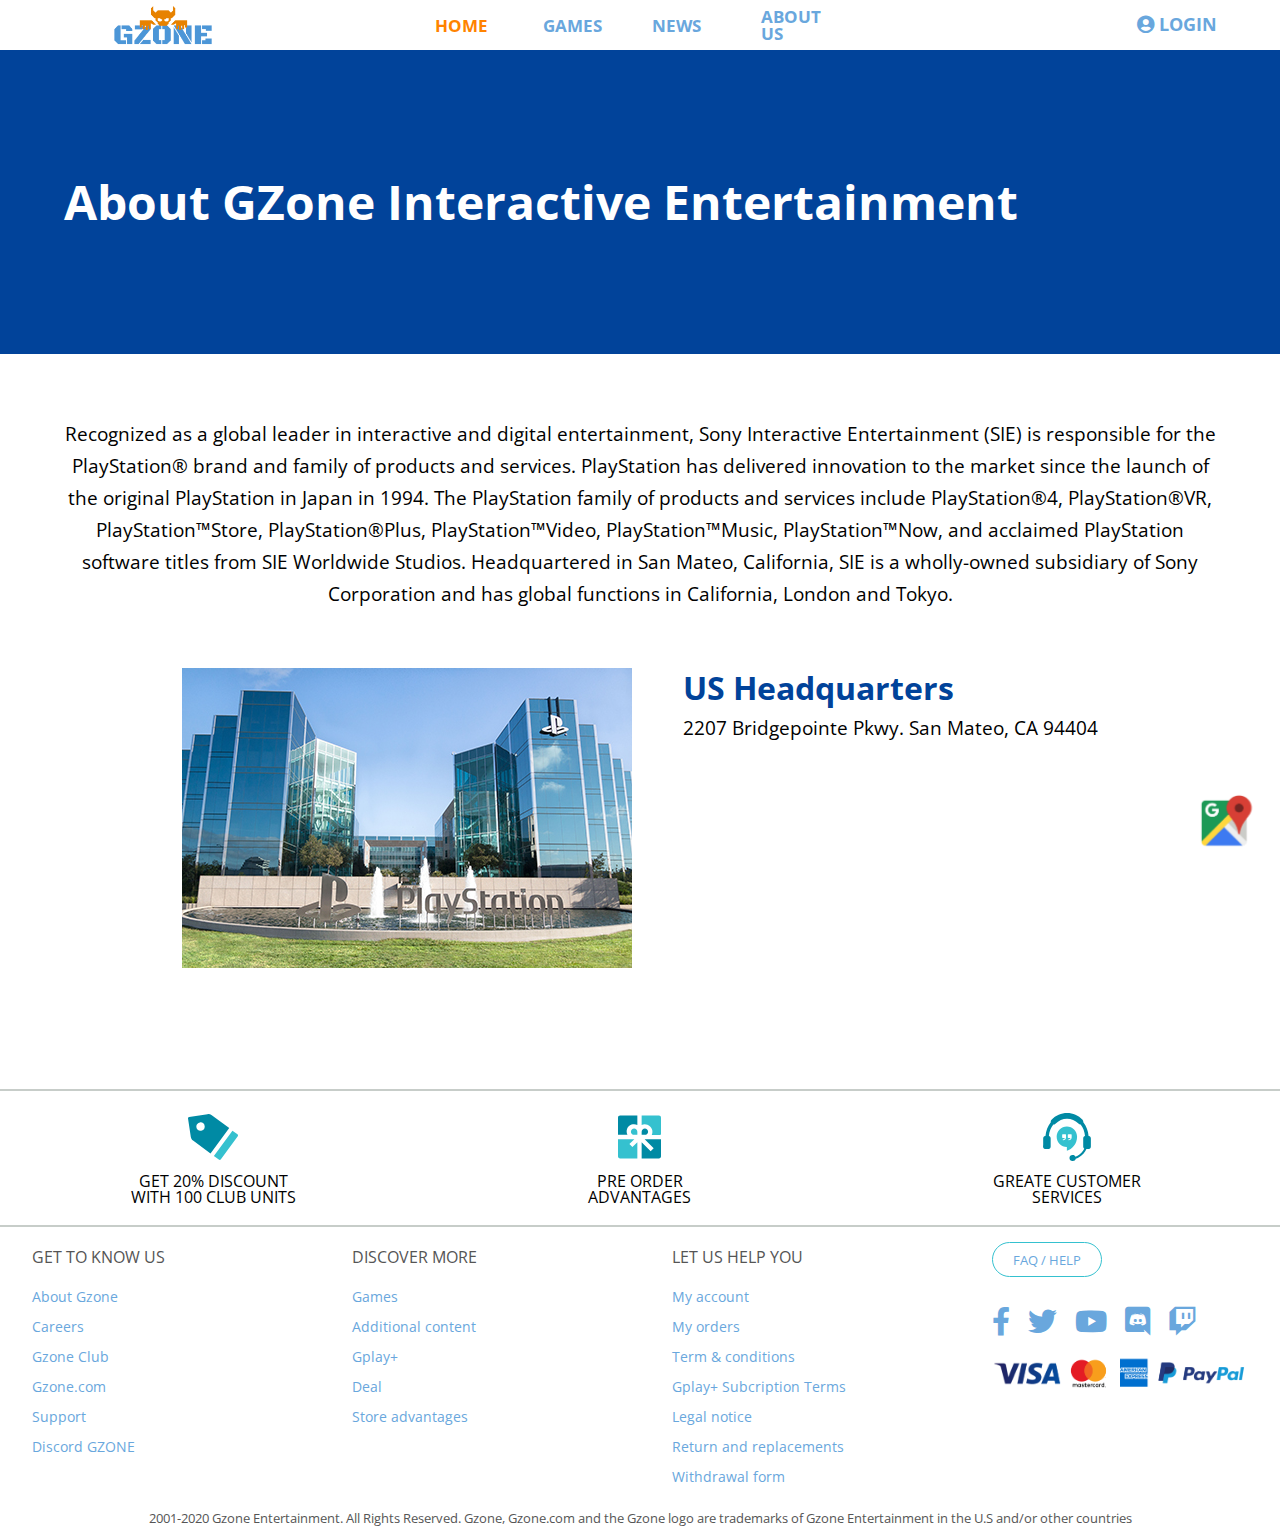
<file: about.html>
<!DOCTYPE html>
<html lang="en">
  <head>
    <meta charset="UTF-8" />
    <meta name="viewport" content="width=device-width, initial-scale=1.0" />
    <title>Abou Us | Gzone</title>
    <link rel="icon" href="assets/image/logo.png" type="image/x-icon" />
    <link rel="stylesheet" href="assets/css/grid.css" />
    <link rel="stylesheet" href="assets/css/reset.css" />
    <link rel="stylesheet" href="assets/css/global.css" />
    <link rel="stylesheet" href="assets/css/landingpage.css" />
    <link rel="stylesheet" href="assets/css/about.css" />
    <link rel="stylesheet" href="assets/css/responsive.css" />
    <link
      href="https://fonts.googleapis.com/css2?family=Open+Sans:wght@400;600;700&display=swap"
      rel="stylesheet"
    />
    <script
      src="https://code.jquery.com/jquery-3.5.1.js"
      integrity="sha256-QWo7LDvxbWT2tbbQ97B53yJnYU3WhH/C8ycbRAkjPDc="
      crossorigin="anonymous"
    ></script>
    <link
      rel="stylesheet"
      href="assets/fonts/fontawesome-free-5.14.0-web/css/all.min.css"
    />
  </head>

  <body>
    <div id="wrapper">
      <div class="header row">
        <div class="header__content-left col l-2 l-o-1 m-2 m-o-1">
          <a href="index.html" class="header_link-logo">
            <img src="assets/image/logo.png" alt="" />
          </a>
        </div>
        <div class="header__content-center col l-6 m-6">
          <ul class="row">
            <li class="col l-2">
              <a
                href="index.html"
                style="color: rgb(255, 131, 0)"
                class="header__uplay"
                >HOME</a
              >
            </li>
            <!-- <li class="col l-2"><a href="" class="header__link">STORE</a></li> -->
            <li class="col l-2">
              <a href="games.html" class="header__link"> GAMES</a>
            </li>
            <li class="col l-2">
              <a href="news.html" class="header__link">NEWS</a>
            </li>
            <!-- <li class="col l-2"><a href="" class="header__link"> FORUMS</a></li> -->
            <li class="col l-2">
              <a href="about.html" class="header__link">ABOUT US</a>
            </li>
          </ul>
        </div>
        <div class="header__content-right col l-2 l-o-1 m-2 m-o-1">
          <!-- <a href="" class="header__search">
                  <i class="fas fa-search"></i>
                </a> -->
          <!-- <a href="" class="header__cart">
                          <i class="fas fa-shopping-cart"></i>
                      </a> -->
          <div class="header__profile">
            <i class="fas fa-user-circle"></i>
            <span>LOGIN</span>
          </div>
        </div>
      </div>
      <!-- Header Mobile/Tablet-->
      <div class="header__mobile row no-gutters">
        <div class="header__mobile-navbtn col m-3 c-2">
          <i class="fas fa-bars"></i>
        </div>
        <div class="header__mobile-logo col m-6 c-8">
          <a href="index.html"> <img src="assets/image/logo.png" alt="" /></a>
        </div>
        <div class="header__mobile-login col m-3 c-2">
          <span>Login</span>
        </div>
      </div>
      <div class="header__nav-container"></div>
      <div class="header__nav">
        <i class="fas fa-times close"></i>
        <ul class="nav__list-container">
          <li class="nav__list">
            <a href="index.html">HOME</a>
          </li>
          <li class="nav__list">
            <a href="news.html">NEWS</a>
          </li>
          <li class="nav__list">
            <a href="games.html">MORE GAMES</a>
          </li>
          <li class="nav__list">
            <a href="about.html">ABOUT US</a>
          </li>
        </ul>
      </div>
      <div class="body">
        <div class="body__heading">
          <h1>About GZone Interactive Entertainment</h1>
        </div>
        <div class="body__content">
          <p>
            Recognized as a global leader in interactive and digital
            entertainment, Sony Interactive Entertainment (SIE) is responsible
            for the PlayStation® brand and family of products and services.
            PlayStation has delivered innovation to the market since the launch
            of the original PlayStation in Japan in 1994. The PlayStation family
            of products and services include PlayStation®4, PlayStation®VR,
            PlayStation™Store, PlayStation®Plus, PlayStation™Video,
            PlayStation™Music, PlayStation™Now, and acclaimed PlayStation
            software titles from SIE Worldwide Studios. Headquartered in San
            Mateo, California, SIE is a wholly-owned subsidiary of Sony
            Corporation and has global functions in California, London and
            Tokyo.
          </p>
          <div class="body__location">
            <img
              src="assets/image/about/location.png"
              alt=""
              class="location__image"
            />
            <div class="location__address">
              <h3>US Headquarters</h3>
              <p>2207 Bridgepointe Pkwy. San Mateo, CA 94404</p>
            </div>
          </div>
        </div>
      </div>
      <div class="footer">
        <hr class="footer__separate" />

        <div class="footer__top">
          <a href="landingpage.html" class="footer__top-link">
            <img
              src="assets/image/Footer/Top Footer/download.svg"
              alt=""
              class="footer__top-img"
            />
            <span class="footer__top-service">
              GET 20% DISCOUNT WITH 100 CLUB UNITS
            </span>
          </a>
          <a href="landingpage.html" class="footer__top-link">
            <img
              src="assets/image/Footer/Top Footer/2.svg"
              alt=""
              class="footer__top-img"
            />
            <span class="footer__top-service"> PRE ORDER ADVANTAGES </span>
          </a>
          <a href="landingpage.html" class="footer__top-link">
            <img
              src="assets/image/Footer/Top Footer/3.svg"
              alt=""
              class="footer__top-img"
            />
            <span class="footer__top-service"> GREATE CUSTOMER SERVICES </span>
          </a>
        </div>
        <hr class="footer__separate" />
        <div class="footer__bottom">
          <div class="footer__bottom-contact">
            <ul class="footer__list-container">
              <span class="footer__bottom-title"> GET TO KNOW US </span>
              <li class="footer__bottom-list">
                <a href="" class="footer__bottom-link">About Gzone</a>
              </li>
              <li class="footer__bottom-list">
                <a href="" class="footer__bottom-link">Careers</a>
              </li>
              <li class="footer__bottom-list">
                <a href="" class="footer__bottom-link">Gzone Club</a>
              </li>
              <li class="footer__bottom-list">
                <a href="" class="footer__bottom-link">Gzone.com</a>
              </li>
              <li class="footer__bottom-list">
                <a href="" class="footer__bottom-link">Support</a>
              </li>
              <li class="footer__bottom-list">
                <a href="" class="footer__bottom-link">Discord GZONE</a>
              </li>
            </ul>
            <ul class="footer__list-container">
              <span class="footer__bottom-title"> DISCOVER MORE</span>
              <li class="footer__bottom-list">
                <a href="" class="footer__bottom-link">Games</a>
              </li>
              <li class="footer__bottom-list">
                <a href="" class="footer__bottom-link">Additional content</a>
              </li>
              <li class="footer__bottom-list">
                <a href="" class="footer__bottom-link">Gplay+</a>
              </li>
              <li class="footer__bottom-list">
                <a href="" class="footer__bottom-link">Deal</a>
              </li>
              <li class="footer__bottom-list">
                <a href="" class="footer__bottom-link">Store advantages</a>
              </li>
            </ul>
            <ul class="footer__list-container">
              <span class="footer__bottom-title"> LET US HELP YOU </span>
              <li class="footer__bottom-list">
                <a href="" class="footer__bottom-link">My account</a>
              </li>
              <li class="footer__bottom-list">
                <a href="" class="footer__bottom-link">My orders</a>
              </li>
              <li class="footer__bottom-list">
                <a href="" class="footer__bottom-link">Term & conditions</a>
              </li>
              <li class="footer__bottom-list">
                <a href="" class="footer__bottom-link"
                  >Gplay+ Subcription Terms</a
                >
              </li>
              <li class="footer__bottom-list">
                <a href="" class="footer__bottom-link">Legal notice</a>
              </li>
              <li class="footer__bottom-list">
                <a href="" class="footer__bottom-link"
                  >Return and replacements</a
                >
              </li>
              <li class="footer__bottom-list">
                <a href="" class="footer__bottom-link">Withdrawal form</a>
              </li>
            </ul>
            <ul class="footer__bottom-social">
              <a href="" class="social__button">
                <button class="faq-button">FAQ / HELP</button>
              </a>
              <li class="social__links-container">
                <a href="landingpage.html" class="social__link">
                  <i class="fab fa-facebook-f"></i>
                </a>
                <a href="landingpage.html" class="social__link">
                  <i class="fab fa-twitter"></i>
                </a>
                <a href="landingpage.html" class="social__link">
                  <i class="fab fa-youtube"></i>
                </a>
                <a href="landingpage.html" class="social__link">
                  <i class="fab fa-discord"></i>
                </a>
                <a href="landingpage.html" class="social__link">
                  <i class="fab fa-twitch"></i>
                </a>
              </li>
              <li class="footer__bottom-payments">
                <img
                  src="assets/image/Footer/Bottom Footer/visa-mastercard-amex_0.png"
                  alt=""
                />
              </li>
            </ul>
          </div>
          <p class="footer__copyright">
            2001-2020 Gzone Entertainment. All Rights Reserved. Gzone, Gzone.com
            and the Gzone logo are trademarks of Gzone Entertainment in the U.S
            and/or other countries
          </p>
        </div>
        <div class="footer__bottom-mobile">
          <h1 class="footer__mobile-title">
            <a href="" style="color: #35c1cf">Contact Us</a>
          </h1>
          <ul class="footer__bottom-social">
            <a href="" class="social__button">
              <button class="faq-button">FAQ / HELP</button>
            </a>
            <li class="social__links-container">
              <a href="landingpage.html" class="social__link">
                <i class="fab fa-facebook-f"></i>
              </a>
              <a href="landingpage.html" class="social__link">
                <i class="fab fa-twitter"></i>
              </a>
              <a href="landingpage.html" class="social__link">
                <i class="fab fa-youtube"></i>
              </a>
              <a href="landingpage.html" class="social__link">
                <i class="fab fa-discord"></i>
              </a>
              <a href="landingpage.html" class="social__link">
                <i class="fab fa-twitch"></i>
              </a>
            </li>
            <li class="footer__bottom-payments">
              <img
                src="assets/image/Footer/Bottom Footer/visa-mastercard-amex_0.png"
                alt=""
              />
            </li>
            <p class="footer__copyright">
              2001-2020 Gzone Entertainment. All Rights Reserved. Gzone,
              Gzone.com and the Gzone logo are trademarks of Gzone Entertainment
              in the U.S and/or other countries
            </p>
          </ul>
        </div>
      </div>
    </div>
    <div class="login_modal">
        <div class="login_container">
          <div class="login__left">
            <h1 class="login__left-welcome">Hello</h1>
            <h1 class="login__left-welcome">Welcome Back</h1>
          </div>
          <div class="login__right">
            <i class="fas fa-times login__close"></i>
            <img src="assets/image/logo.png" alt="" class="login__logo">
            <form action="#" id="login__form">
              <label for="" class="login__tips">Login to manage your account.</label>
              <input type="text" name="username" id="username" class="login__input" placeholder="Username">
              <span class="errors"></span>
              <input type="password" name="password" id="login__password" class="login__input" placeholder="Password">
              <span class="errors"></span>
              <a href="$" class="login__forget">Forgot your password ?</a>
              <div class="login__others">
                <a href=""><i class="fab fa-facebook"></i></a>
                <a href=""><i class="fab fa-google"></i></a>
                <a href=""><i class="fab fa-instagram"></i></a>
              </div>
              <input type="submit" value="Login" id="login__btn">
            </form>
            <span id="register_show">Didn't have account ? Register now.</span>
          </div>
        </div>
      </div>
  
      <div class="register_modal">
        <div class="register_container">
          <div class="register__left">
            <h1 class="register__left-welcome">Hello</h1>
            <h1 class="register__left-welcome">Welcome</h1>
          </div>
          <div class="register__right">
            <i class="fas fa-times register__close"></i>
            <img src="assets/image/logo.png" alt="" class="register__logo">
            <form action="#" id="register__form">
              <label for="" class="register__tips">Register your account</label>
              <input type="text" name="username" id="re_username" class="register__input" placeholder="Username">
              <span class="re__errors"></span>
              <input type="password" name="password" id="register__password" class="register__input" placeholder="Password">
              <span class="re__errors"></span>
              <input type="password" name="repassword" id="register__repassword" class="register__input" placeholder="Confirm Password">
              <span class="re__errors"></span>
              <input type="email" name="email" id="register__email" class="register__input" placeholder="Email">
              <span class="re__errors"></span>
              <input type="submit" value="Register" id="register__btn">
            </form>
            <span id="login_show">Already have account ? Login now</span>
          </div>
        </div>
      </div> 
  
      <div id="map_btn">
        <img src="assets/image/maps.png" alt="" title="Show your location">
      </div>
      <div id="mapholder" class="map"></div>
  </body>
  <script src="assets/js/app.js"></script>
<script src="assets/js/geolocation.js"></script>

</html>
</file>
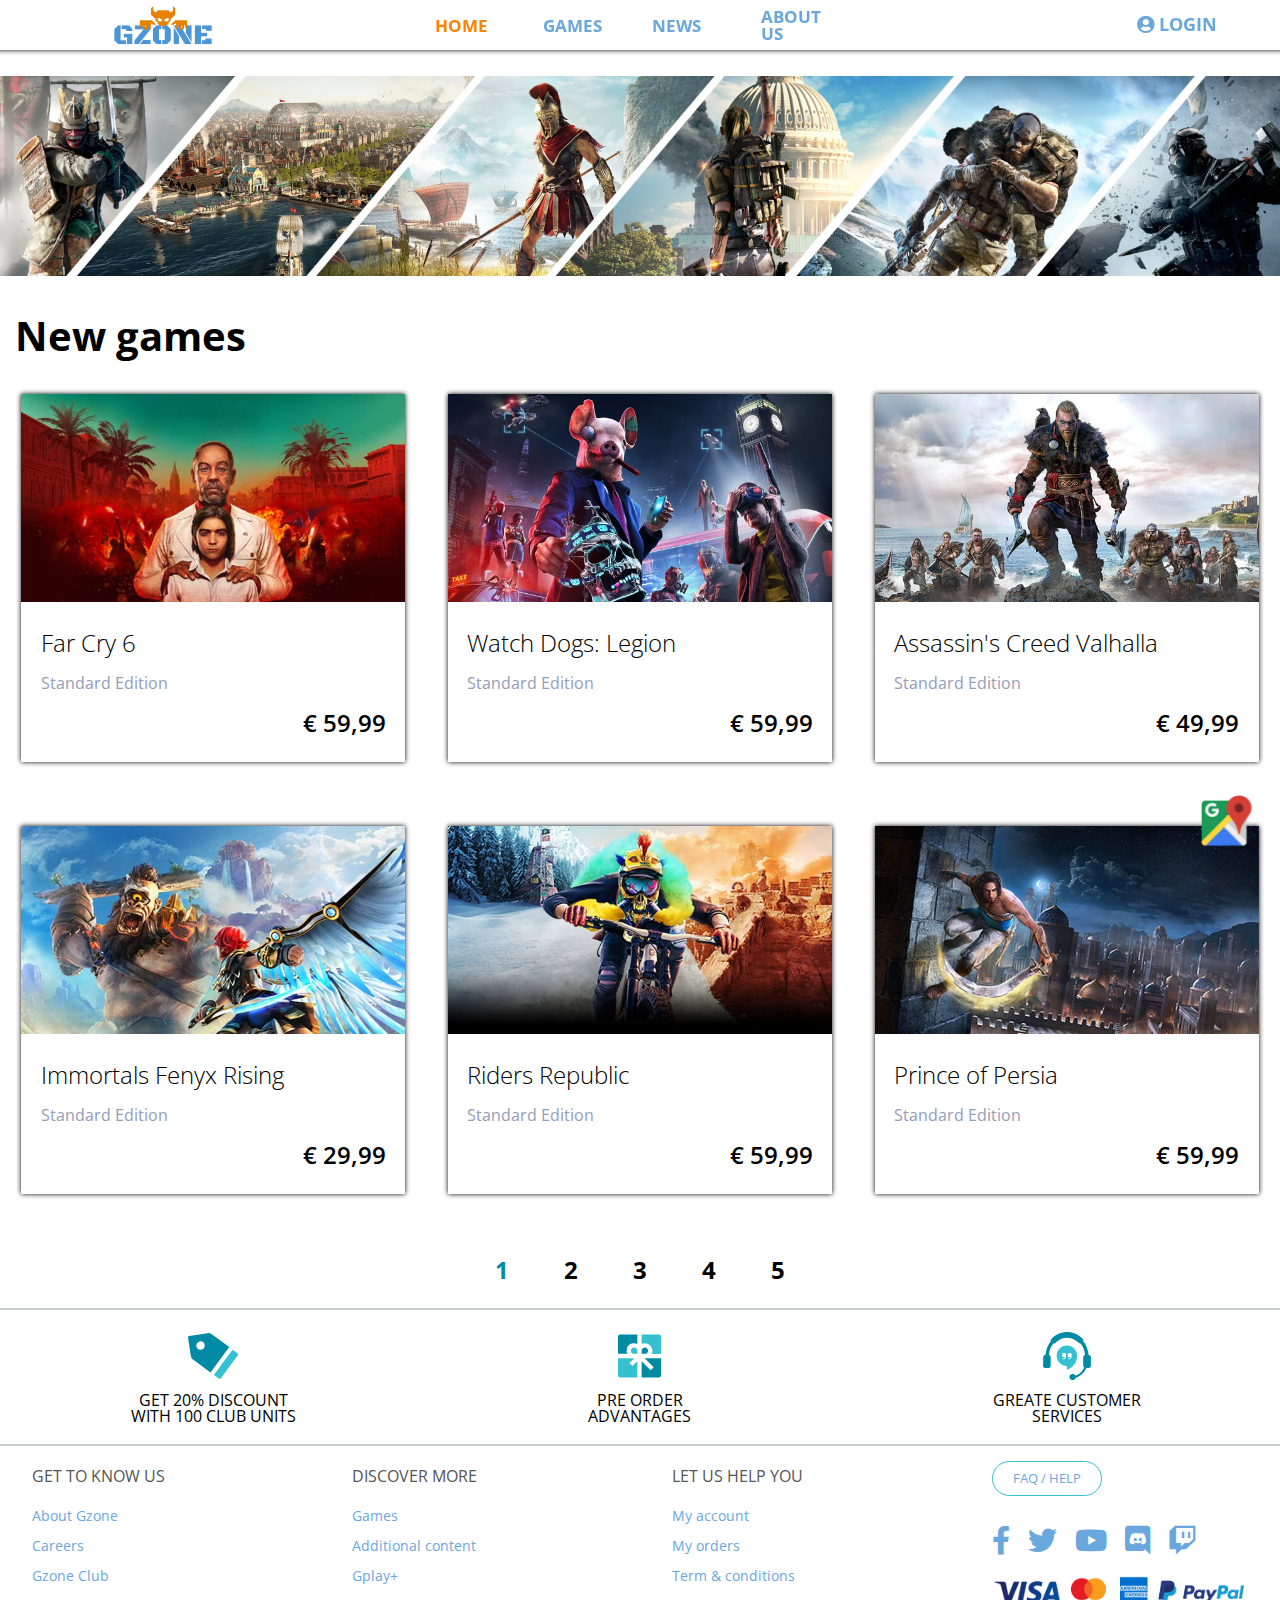
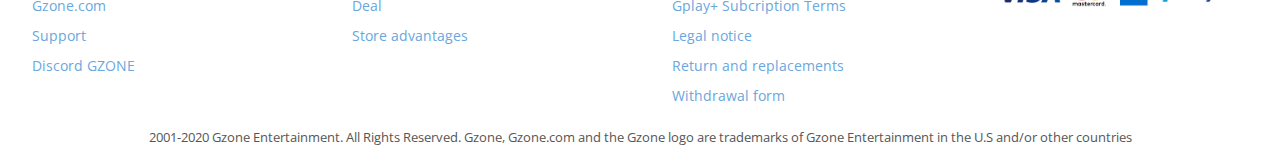
<file: games.html>
<!DOCTYPE html>
<html lang="en">

<head>
  <meta charset="UTF-8" />
  <meta name="viewport" content="width=device-width, initial-scale=1.0" />
  <title>More Games | Gzone</title>
  <link rel="icon" href="assets/image/logo.png" type="image/x-icon" />
  <link rel="stylesheet" href="assets/css/grid.css" />
  <link rel="stylesheet" href="assets/css/reset.css" />
  <link rel="stylesheet" href="assets/css/global.css" />
  <link rel="stylesheet" href="assets/css/landingpage.css" />
  <link rel="stylesheet" href="assets/css/game.css" />
  <link rel="stylesheet" href="assets/css/responsive.css" />
  <link href="https://fonts.googleapis.com/css2?family=Open+Sans:wght@400;600;700&display=swap" rel="stylesheet" />
  <script src="https://code.jquery.com/jquery-3.5.1.js" integrity="sha256-QWo7LDvxbWT2tbbQ97B53yJnYU3WhH/C8ycbRAkjPDc="
    crossorigin="anonymous"></script>
  <link rel="stylesheet" href="assets/fonts/fontawesome-free-5.14.0-web/css/all.min.css" />
</head>

<body>
  <div id="wrapper">
    <div class="header row">
      <div class="header__content-left col l-2 l-o-1 m-2 m-o-1">
        <a href="index.html" class="header_link-logo">
          <img src="assets/image/logo.png" alt="" />
        </a>
      </div>
      <div class="header__content-center col l-6 m-6">
        <ul class="row">
          <li class="col l-2">
            <a href="index.html" style="color: rgb(255, 131, 0)" class="header__uplay">HOME</a>
          </li>
          <!-- <li class="col l-2"><a href="" class="header__link">STORE</a></li> -->
          <li class="col l-2">
            <a href="games.html" class="header__link"> GAMES</a>
          </li>
          <li class="col l-2">
            <a href="news.html" class="header__link">NEWS</a>
          </li>
          <!-- <li class="col l-2"><a href="" class="header__link"> FORUMS</a></li> -->
          <li class="col l-2">
            <a href="about.html" class="header__link">ABOUT US</a>
          </li>
        </ul>
      </div>
      <div class="header__content-right col l-2 l-o-1 m-2 m-o-1">
        <!-- <a href="" class="header__search">
                  <i class="fas fa-search"></i>
                </a> -->
        <!-- <a href="" class="header__cart">
                          <i class="fas fa-shopping-cart"></i>
                      </a> -->
        <div class="header__profile">
          <i class="fas fa-user-circle"></i>
          <span>LOGIN</span>
        </div>
      </div>
    </div>
    <!-- Header Mobile/Tablet-->
    <div class="header__mobile row no-gutters">
      <div class="header__mobile-navbtn col m-3 c-2">
        <i class="fas fa-bars"></i>
      </div>
      <div class="header__mobile-logo col m-6 c-8">
        <a href="index.html"> <img src="assets/image/logo.png" alt="" /></a>
      </div>
      <div class="header__mobile-login col m-3 c-2">
        <span>Login</span>
      </div>
    </div>
    <div class="header__nav-container"></div>
    <div class="header__nav">
      <i class="fas fa-times close"></i>
      <ul class="nav__list-container">
        <li class="nav__list">
          <a href="index.html">HOME</a>
        </li>
        <li class="nav__list">
          <a href="news.html">NEWS</a>
        </li>
        <li class="nav__list">
          <a href="games.html">MORE GAMES</a>
        </li>
        <li class="nav__list">
          <a href="about.html">ABOUT US</a>
        </li>
      </ul>
    </div>
    <div class="body">
      <div class="body__separate">
        <img src="assets/image/games/separate.webp" alt="" />
      </div>
      <div class="body__content">
        <h2 class="body__title">New games</h2>
        <div class="body__product">
          <div class="body__game">
            <a href="landingpage.html" class="game__link">
              <img src="assets/image/games/games/1.webp" alt="" class="game__img" />

              <div class="game__detail">
                <h3 class="game__title">Far Cry 6</h3>
                <p class="game__type">Standard Edition</p>
                <span class="game__price">€ 59,99</span>
              </div>
            </a>
          </div>
          <div class="body__game">
            <a href="landingpage.html" class="game__link">
              <img src="assets/image/games/games/2.jpg" alt="" class="game__img" />

              <div class="game__detail">
                <h3 class="game__title">Watch Dogs: Legion</h3>
                <p class="game__type">Standard Edition</p>
                <span class="game__price">€ 59,99</span>
              </div>
            </a>
          </div>
          <div class="body__game">
            <a href="landingpage.html" class="game__link">
              <img src="assets/image/games/games/3.jpg" alt="" class="game__img" />

              <div class="game__detail">
                <h3 class="game__title">Assassin's Creed Valhalla</h3>
                <p class="game__type">Standard Edition</p>
                <span class="game__price">€ 49,99</span>
              </div>
            </a>
          </div>
          <div class="body__game">
            <a href="landingpage.html" class="game__link">
              <img src="assets/image/games/games/4.jpg" alt="" class="game__img" />

              <div class="game__detail">
                <h3 class="game__title">Immortals Fenyx Rising</h3>
                <p class="game__type">Standard Edition</p>
                <span class="game__price">€ 29,99</span>
              </div>
            </a>
          </div>
          <div class="body__game">
            <a href="landingpage.html" class="game__link">
              <img src="assets/image/games/games/5.jpg" alt="" class="game__img" />

              <div class="game__detail">
                <h3 class="game__title">Riders Republic</h3>
                <p class="game__type">Standard Edition</p>
                <span class="game__price">€ 59,99</span>
              </div>
            </a>
          </div>
          <div class="body__game">
            <a href="landingpage.html" class="game__link">
              <img src="assets/image/games/games/6.webp" alt="" class="game__img" />

              <div class="game__detail">
                <h3 class="game__title">Prince of Persia</h3>
                <p class="game__type">Standard Edition</p>
                <span class="game__price">€ 59,99</span>
              </div>
            </a>
          </div>
        </div>
        <div class="body__pages">
          <a href="games.html" class="body__page">1</a>
          <a href="landingpage.html" class="body__page">2</a>
          <a href="landingpage.html" class="body__page">3</a>
          <a href="landingpage.html" class="body__page">4</a>
          <a href="landingpage.html" class="body__page">5</a>
        </div>
      </div>
    </div>
    <div class="footer">
      <hr class="footer__separate" />
      <div class="footer__top">
        <a href="landingpage.html" class="footer__top-link">
          <img src="assets/image/Footer/Top Footer/download.svg" alt="" class="footer__top-img" />
          <span class="footer__top-service">
            GET 20% DISCOUNT WITH 100 CLUB UNITS
          </span>
        </a>
        <a href="landingpage.html" class="footer__top-link">
          <img src="assets/image/Footer/Top Footer/2.svg" alt="" class="footer__top-img" />
          <span class="footer__top-service"> PRE ORDER ADVANTAGES </span>
        </a>
        <a href="landingpage.html" class="footer__top-link">
          <img src="assets/image/Footer/Top Footer/3.svg" alt="" class="footer__top-img" />
          <span class="footer__top-service"> GREATE CUSTOMER SERVICES </span>
        </a>
      </div>
      <hr class="footer__separate" />
      <div class="footer__bottom">
        <div class="footer__bottom-contact">
          <ul class="footer__list-container">
            <span class="footer__bottom-title"> GET TO KNOW US </span>
            <li class="footer__bottom-list">
              <a href="" class="footer__bottom-link">About Gzone</a>
            </li>
            <li class="footer__bottom-list">
              <a href="" class="footer__bottom-link">Careers</a>
            </li>
            <li class="footer__bottom-list">
              <a href="" class="footer__bottom-link">Gzone Club</a>
            </li>
            <li class="footer__bottom-list">
              <a href="" class="footer__bottom-link">Gzone.com</a>
            </li>
            <li class="footer__bottom-list">
              <a href="" class="footer__bottom-link">Support</a>
            </li>
            <li class="footer__bottom-list">
              <a href="" class="footer__bottom-link">Discord GZONE</a>
            </li>
          </ul>
          <ul class="footer__list-container">
            <span class="footer__bottom-title"> DISCOVER MORE</span>
            <li class="footer__bottom-list">
              <a href="" class="footer__bottom-link">Games</a>
            </li>
            <li class="footer__bottom-list">
              <a href="" class="footer__bottom-link">Additional content</a>
            </li>
            <li class="footer__bottom-list">
              <a href="" class="footer__bottom-link">Gplay+</a>
            </li>
            <li class="footer__bottom-list">
              <a href="" class="footer__bottom-link">Deal</a>
            </li>
            <li class="footer__bottom-list">
              <a href="" class="footer__bottom-link">Store advantages</a>
            </li>
          </ul>
          <ul class="footer__list-container">
            <span class="footer__bottom-title"> LET US HELP YOU </span>
            <li class="footer__bottom-list">
              <a href="" class="footer__bottom-link">My account</a>
            </li>
            <li class="footer__bottom-list">
              <a href="" class="footer__bottom-link">My orders</a>
            </li>
            <li class="footer__bottom-list">
              <a href="" class="footer__bottom-link">Term & conditions</a>
            </li>
            <li class="footer__bottom-list">
              <a href="" class="footer__bottom-link">Gplay+ Subcription Terms</a>
            </li>
            <li class="footer__bottom-list">
              <a href="" class="footer__bottom-link">Legal notice</a>
            </li>
            <li class="footer__bottom-list">
              <a href="" class="footer__bottom-link">Return and replacements</a>
            </li>
            <li class="footer__bottom-list">
              <a href="" class="footer__bottom-link">Withdrawal form</a>
            </li>
          </ul>
          <ul class="footer__bottom-social">
            <a href="" class="social__button">
              <button class="faq-button">FAQ / HELP</button>
            </a>
            <li class="social__links-container">
              <a href="landingpage.html" class="social__link">
                <i class="fab fa-facebook-f"></i>
              </a>
              <a href="landingpage.html" class="social__link">
                <i class="fab fa-twitter"></i>
              </a>
              <a href="landingpage.html" class="social__link">
                <i class="fab fa-youtube"></i>
              </a>
              <a href="landingpage.html" class="social__link">
                <i class="fab fa-discord"></i>
              </a>
              <a href="landingpage.html" class="social__link">
                <i class="fab fa-twitch"></i>
              </a>
            </li>
            <li class="footer__bottom-payments">
              <img src="assets/image/Footer/Bottom Footer/visa-mastercard-amex_0.png" alt="" />
            </li>
          </ul>
        </div>
        <p class="footer__copyright">
          2001-2020 Gzone Entertainment. All Rights Reserved. Gzone, Gzone.com
          and the Gzone logo are trademarks of Gzone Entertainment in the U.S
          and/or other countries
        </p>
      </div>
      <div class="footer__bottom-mobile">
        <h1 class="footer__mobile-title">
          <a href="" style="color: #35c1cf">Contact Us</a>
        </h1>
        <ul class="footer__bottom-social">
          <a href="" class="social__button">
            <button class="faq-button">FAQ / HELP</button>
          </a>
          <li class="social__links-container">
            <a href="landingpage.html" class="social__link">
              <i class="fab fa-facebook-f"></i>
            </a>
            <a href="landingpage.html" class="social__link">
              <i class="fab fa-twitter"></i>
            </a>
            <a href="landingpage.html" class="social__link">
              <i class="fab fa-youtube"></i>
            </a>
            <a href="landingpage.html" class="social__link">
              <i class="fab fa-discord"></i>
            </a>
            <a href="landingpage.html" class="social__link">
              <i class="fab fa-twitch"></i>
            </a>
          </li>
          <li class="footer__bottom-payments">
            <img src="assets/image/Footer/Bottom Footer/visa-mastercard-amex_0.png" alt="" />
          </li>
          <p class="footer__copyright">
            2001-2020 Gzone Entertainment. All Rights Reserved. Gzone,
            Gzone.com and the Gzone logo are trademarks of Gzone Entertainment
            in the U.S and/or other countries
          </p>
        </ul>
      </div>
    </div>
  </div>

  <div class="login_modal">
    <div class="login_container">
      <div class="login__left">
        <h1 class="login__left-welcome">Hello</h1>
        <h1 class="login__left-welcome">Welcome Back</h1>
      </div>
      <div class="login__right">
        <i class="fas fa-times login__close"></i>
        <img src="assets/image/logo.png" alt="" class="login__logo">
        <form action="#" id="login__form">
          <label for="" class="login__tips">Login to manage your account.</label>
          <input type="text" name="username" id="username" class="login__input" placeholder="Username">
          <span class="errors"></span>
          <input type="password" name="password" id="login__password" class="login__input" placeholder="Password">
          <span class="errors"></span>
          <a href="$" class="login__forget">Forgot your password ?</a>
          <div class="login__others">
            <a href=""><i class="fab fa-facebook"></i></a>
            <a href=""><i class="fab fa-google"></i></a>
            <a href=""><i class="fab fa-instagram"></i></a>
          </div>
          <input type="submit" value="Login" id="login__btn">
        </form>
        <span id="register_show">Didn't have account ? Register now.</span>
      </div>
    </div>
  </div>

  <div class="register_modal">
    <div class="register_container">
      <div class="register__left">
        <h1 class="register__left-welcome">Hello</h1>
        <h1 class="register__left-welcome">Welcome</h1>
      </div>
      <div class="register__right">
        <i class="fas fa-times register__close"></i>
        <img src="assets/image/logo.png" alt="" class="register__logo">
        <form action="#" id="register__form">
          <label for="" class="register__tips">Register your account</label>
          <input type="text" name="username" id="re_username" class="register__input" placeholder="Username">
          <span class="re__errors"></span>
          <input type="password" name="password" id="register__password" class="register__input" placeholder="Password">
          <span class="re__errors"></span>
          <input type="password" name="repassword" id="register__repassword" class="register__input"
            placeholder="Confirm Password">
          <span class="re__errors"></span>
          <input type="email" name="email" id="register__email" class="register__input" placeholder="Email">
          <span class="re__errors"></span>
          <input type="submit" value="Register" id="register__btn">
        </form>
        <span id="login_show">Already have account ? Login now</span>
      </div>
    </div>
  </div>

  <div id="map_btn">
    <img src="assets/image/maps.png" alt="" title="Show your location">
  </div>
  <div id="mapholder" class="map"></div>
</body>
<script src="assets/js/app.js"></script>
<script src="assets/js/geolocation.js"></script>

</html>
</file>
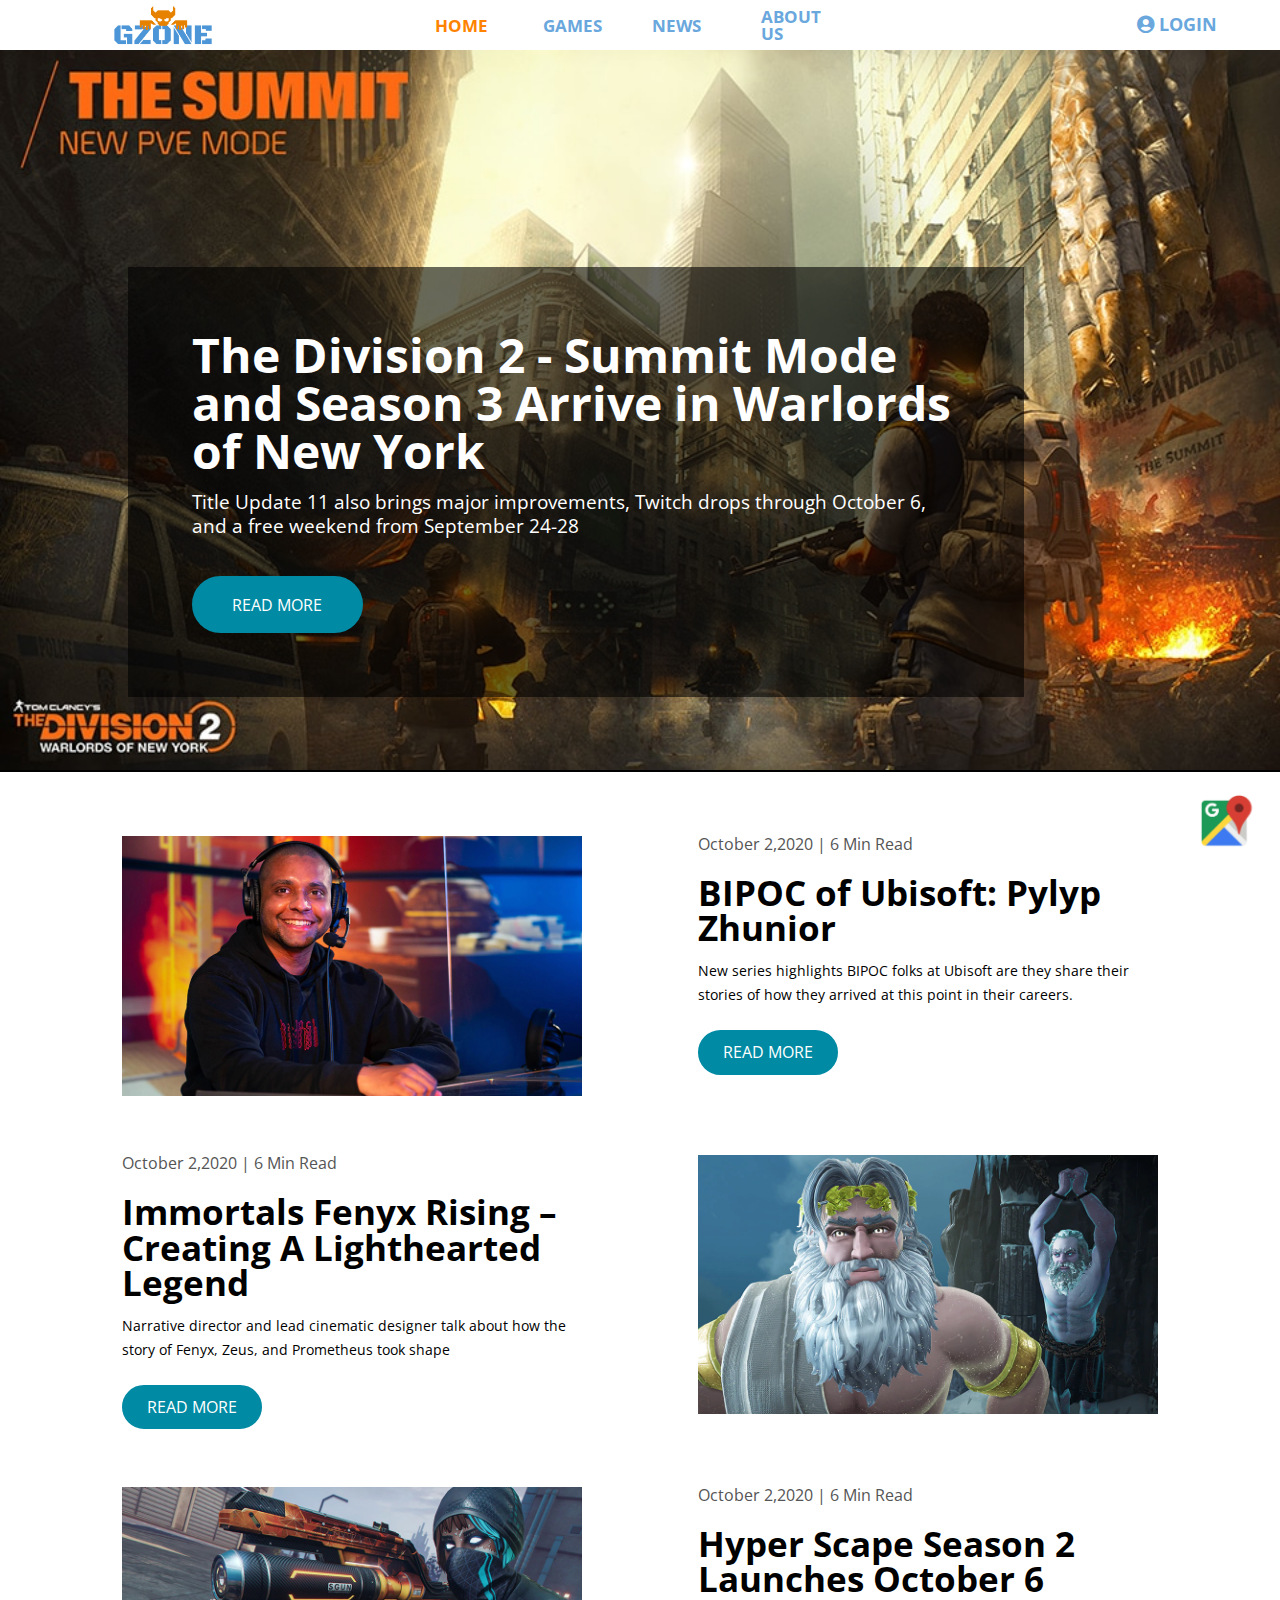
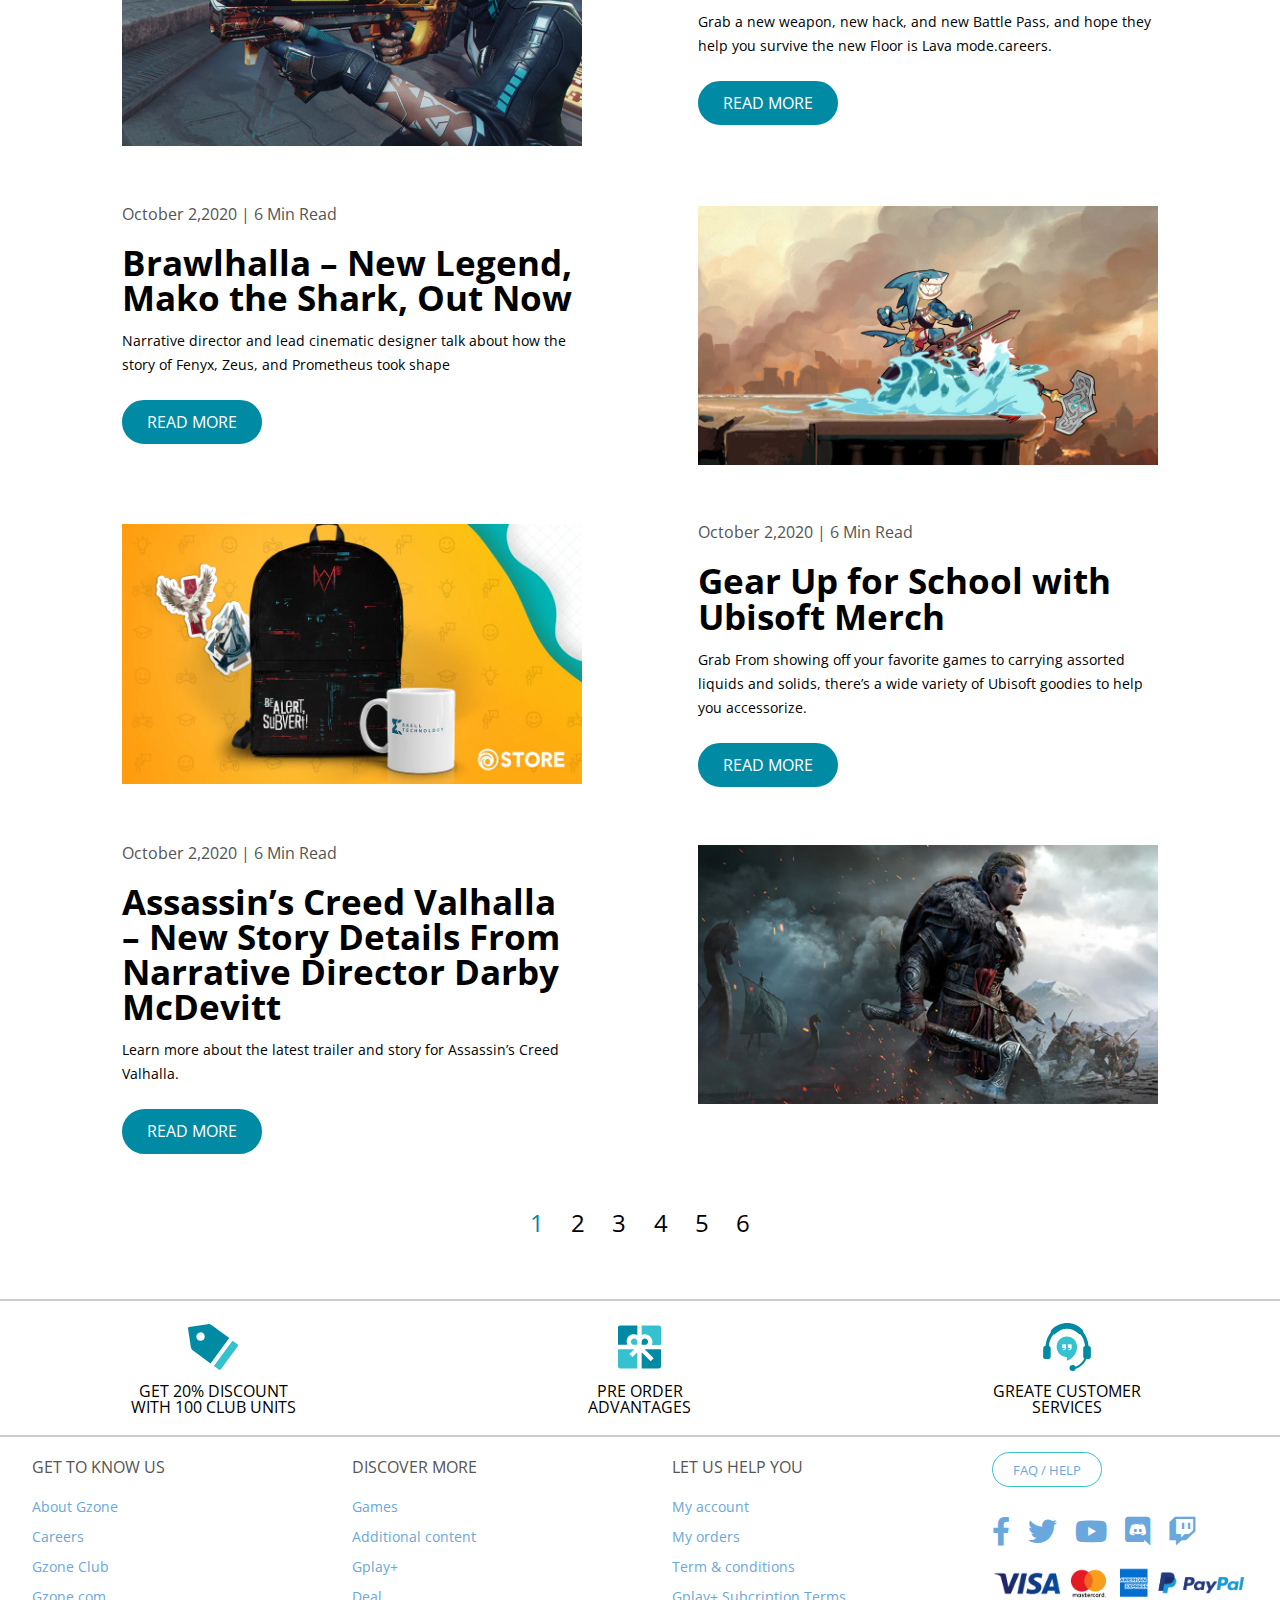
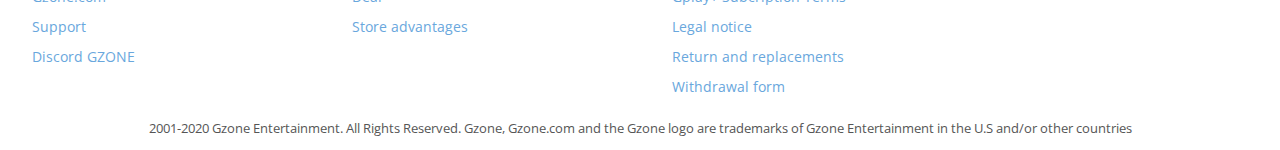
<file: news.html>
<!DOCTYPE html>
<html lang="en">

<head>
    <meta charset="UTF-8">
    <meta name="viewport" content="width=device-width, initial-scale=1.0">
    <title>Game News | Gzone</title>
    <link rel="icon" href="assets/image/logo.png" type="image/x-icon">
    <link rel="stylesheet" href="assets/css/grid.css" />
    <link rel="stylesheet" href="assets/css/reset.css" />
    <link rel="stylesheet" href="assets/css/global.css">
    <link rel="stylesheet" href="assets/css/landingpage.css">
    <link rel="stylesheet" href="assets/css/news.css">
    <link rel="stylesheet" href="assets/css/responsive.css">
    <link href="https://fonts.googleapis.com/css2?family=Open+Sans:wght@400;600;700&display=swap" rel="stylesheet">
    <script src="https://code.jquery.com/jquery-3.5.1.js"
        integrity="sha256-QWo7LDvxbWT2tbbQ97B53yJnYU3WhH/C8ycbRAkjPDc=" crossorigin="anonymous"></script>
    <link rel="stylesheet" href="assets/fonts/fontawesome-free-5.14.0-web/css/all.min.css" />
</head>

<body>
    <div id="wrapper">
        <div class="header row">
            <div class="header__content-left col l-2 l-o-1 m-2 m-o-1">
                <a href="index.html" class="header_link-logo">
                    <img src="assets/image/logo.png" alt="" />
                </a>
            </div>
            <div class="header__content-center col l-6 m-6">
                <ul class="row">
                    <li class="col l-2">
                        <a href="index.html" style="color: rgb(255, 131, 0)" class="header__uplay">HOME</a>
                    </li>
                    <!-- <li class="col l-2"><a href="" class="header__link">STORE</a></li> -->
                    <li class="col l-2"><a href="games.html" class="header__link"> GAMES</a></li>
                    <li class="col l-2"><a href="news.html" class="header__link">NEWS</a></li>
                    <!-- <li class="col l-2"><a href="" class="header__link"> FORUMS</a></li> -->
                    <li class="col l-2"><a href="about.html" class="header__link">ABOUT US</a></li>
                </ul>
            </div>
            <div class="header__content-right col l-2 l-o-1 m-2 m-o-1">
                <!-- <a href="" class="header__search">
                  <i class="fas fa-search"></i>
                </a> -->
                <!-- <a href="" class="header__cart">
                          <i class="fas fa-shopping-cart"></i>
                      </a> -->
                <div class="header__profile">
                    <i class="fas fa-user-circle"></i>
                    <span>LOGIN</span>
                </div>
            </div>
        </div>
        <!-- Header Mobile/Tablet-->
        <div class="header__mobile row no-gutters">
            <div class="header__mobile-navbtn col m-3 c-2">
                <i class="fas fa-bars"></i>
            </div>
            <div class="header__mobile-logo col m-6 c-8">
                <a href="index.html"> <img src="assets/image/logo.png" alt="" /></a>
            </div>
            <div class="header__mobile-login col m-3 c-2">
                <span>Login</span>
            </div>
        </div>
        <div class="header__nav-container"></div>
        <div class="header__nav">
            <i class="fas fa-times close"></i>
            <ul class="nav__list-container">
              <li class="nav__list">
                <a href="index.html">HOME</a>
              </li>
              <li class="nav__list">
                <a href="news.html">NEWS</a>
              </li>
              <li class="nav__list">
                <a href="games.html">MORE GAMES</a>
              </li>
              <li class="nav__list">
                <a href="about.html">ABOUT US</a>
              </li>
            </ul>
        </div>
        <div class="body">
            <div class="body__heading">
                <img src="assets/image/news/body_head/bg.jpg" alt="" class="body__heading-bg">
                <div class="heading__news">
                    <h1 class="heading__news-title">The Division 2 - Summit Mode and Season 3 Arrive in Warlords of New
                        York</h1>
                    <p class="heading__news-dec">Title Update 11 also brings major improvements, Twitch drops through
                        October 6, and a free weekend from September 24-28</p>
                    <button class="heading__news-read read_btn">Read more</button>
                </div>
            </div>
            <div class="body__main">
                <div class="body__main-news">
                    <a href=""> <img src="assets/image/news/main_news/1.jpg" alt="" class="body__main-thumb">
                    </a>
                    <div class="body__main-content">
                        <p class="body__main-time">October 2,2020 | 6 Min Read</p>
                        <h1 class="body__main-title">BIPOC of Ubisoft: Pylyp Zhunior</h1>
                        <p class="body__main-detail">New series highlights BIPOC folks at Ubisoft are they share their
                            stories of how they arrived at this point in their careers. </p>
                        <button class="read_btn">Read more</button>
                    </div>
                </div>
                <div class="body__main-newsr">
                    <a href=""> <img src="assets/image/news/main_news/2.jpg" alt="" class="body__main-thumb">
                    </a>
                    <div class="body__main-content">
                        <p class="body__main-time">October 2,2020 | 6 Min Read</p>
                        <h1 class="body__main-title">Immortals Fenyx Rising – Creating A Lighthearted Legend</h1>
                        <p class="body__main-detail">Narrative director and lead cinematic designer talk about how the
                            story of Fenyx, Zeus, and Prometheus took shape </p>
                        <button class="read_btn">Read more</button>
                    </div>
                </div>
                <div class="body__main-news">
                    <a href=""> <img src="assets/image/news/main_news/3.jpg" alt="" class="body__main-thumb">
                    </a>
                    <div class="body__main-content">
                        <p class="body__main-time">October 2,2020 | 6 Min Read</p>
                        <h1 class="body__main-title">Hyper Scape Season 2 Launches October 6</h1>
                        <p class="body__main-detail">Grab a new weapon, new hack, and new Battle Pass, and hope they
                            help you survive the new Floor is Lava mode.careers. </p>
                        <button class="read_btn">Read more</button>
                    </div>
                </div>
                <div class="body__main-newsr">
                    <a href=""> <img src="assets/image/news/main_news/4.jpg" alt="" class="body__main-thumb">
                    </a>
                    <div class="body__main-content">
                        <p class="body__main-time">October 2,2020 | 6 Min Read</p>
                        <h1 class="body__main-title">Brawlhalla – New Legend, Mako the Shark, Out Now</h1>
                        <p class="body__main-detail">Narrative director and lead cinematic designer talk about how the
                            story of Fenyx, Zeus, and Prometheus took shape </p>
                        <button class="read_btn">Read more</button>
                    </div>
                </div>
                <div class="body__main-news">
                    <a href=""> <img src="assets/image/news/main_news/5.jpg" alt="" class="body__main-thumb">
                    </a>
                    <div class="body__main-content">
                        <p class="body__main-time">October 2,2020 | 6 Min Read</p>
                        <h1 class="body__main-title">Gear Up for School with Ubisoft Merch</h1>
                        <p class="body__main-detail">Grab From showing off your favorite games to carrying assorted
                            liquids and solids, there’s a wide variety of Ubisoft goodies to help you accessorize. </p>
                        <button class="read_btn">Read more</button>
                    </div>
                </div>
                <div class="body__main-newsr">
                    <a href=""> <img src="assets/image/news/main_news/6.jpg" alt="" class="body__main-thumb">
                    </a>
                    <div class="body__main-content">
                        <p class="body__main-time">October 2,2020 | 6 Min Read</p>
                        <h1 class="body__main-title">Assassin’s Creed Valhalla – New Story Details From Narrative
                            Director Darby McDevitt</h1>
                        <p class="body__main-detail">Learn more about the latest trailer and story for Assassin’s Creed
                            Valhalla. </p>
                        <button class="read_btn">Read more</button>
                    </div>
                </div>
                <div class="body__pages">
                    <a href="" class="pages">1</a>
                    <a href="" class="pages">2</a>
                    <a href="" class="pages">3</a>
                    <a href="" class="pages">4</a>
                    <a href="" class="pages">5</a>
                    <a href="" class="pages">6</a>
                </div>
            </div>
        
        </div>
        <div class="footer">
          <hr class="footer__separate" />
          <div class="footer__top">
              <a href="landingpage.html" class="footer__top-link">
                  <img src="assets/image/Footer/Top Footer/download.svg" alt="" class="footer__top-img" />
                  <span class="footer__top-service">
                      GET 20% DISCOUNT WITH 100 CLUB UNITS
                  </span>
              </a>
              <a href="landingpage.html" class="footer__top-link">
                  <img src="assets/image/Footer/Top Footer/2.svg" alt="" class="footer__top-img" />
                  <span class="footer__top-service"> PRE ORDER ADVANTAGES </span>
              </a>
              <a href="landingpage.html" class="footer__top-link">
                  <img src="assets/image/Footer/Top Footer/3.svg" alt="" class="footer__top-img" />
                  <span class="footer__top-service">
                      GREATE
                      CUSTOMER SERVICES
                  </span>
              </a>
          </div>
          <hr class="footer__separate" />
          <div class="footer__bottom">
              <div class="footer__bottom-contact">
                  <ul class="footer__list-container">
                      <span class="footer__bottom-title"> GET TO KNOW US </span>
                      <li class="footer__bottom-list">
                          <a href="" class="footer__bottom-link">About Gzone</a>
                      </li>
                      <li class="footer__bottom-list">
                          <a href="" class="footer__bottom-link">Careers</a>
                      </li>
                      <li class="footer__bottom-list">
                          <a href="" class="footer__bottom-link">Gzone Club</a>
                      </li>
                      <li class="footer__bottom-list">
                          <a href="" class="footer__bottom-link">Gzone.com</a>
                      </li>
                      <li class="footer__bottom-list">
                          <a href="" class="footer__bottom-link">Support</a>
                      </li>
                      <li class="footer__bottom-list">
                          <a href="" class="footer__bottom-link">Discord GZONE</a>
                      </li>
                  </ul>
                  <ul class="footer__list-container">
                      <span class="footer__bottom-title"> DISCOVER MORE</span>
                      <li class="footer__bottom-list">
                          <a href="" class="footer__bottom-link">Games</a>
                      </li>
                      <li class="footer__bottom-list">
                          <a href="" class="footer__bottom-link">Additional content</a>
                      </li>
                      <li class="footer__bottom-list">
                          <a href="" class="footer__bottom-link">Gplay+</a>
                      </li>
                      <li class="footer__bottom-list">
                          <a href="" class="footer__bottom-link">Deal</a>
                      </li>
                      <li class="footer__bottom-list">
                          <a href="" class="footer__bottom-link">Store advantages</a>
                      </li>
                  </ul>
                  <ul class="footer__list-container">
                      <span class="footer__bottom-title"> LET US HELP YOU </span>
                      <li class="footer__bottom-list">
                          <a href="" class="footer__bottom-link">My account</a>
                      </li>
                      <li class="footer__bottom-list">
                          <a href="" class="footer__bottom-link">My orders</a>
                      </li>
                      <li class="footer__bottom-list">
                          <a href="" class="footer__bottom-link">Term & conditions</a>
                      </li>
                      <li class="footer__bottom-list">
                          <a href="" class="footer__bottom-link">Gplay+ Subcription Terms</a>
                      </li>
                      <li class="footer__bottom-list">
                          <a href="" class="footer__bottom-link">Legal notice</a>
                      </li>
                      <li class="footer__bottom-list">
                          <a href="" class="footer__bottom-link">Return and replacements</a>
                      </li>
                      <li class="footer__bottom-list">
                          <a href="" class="footer__bottom-link">Withdrawal form</a>
                      </li>
                  </ul>
                  <ul class="footer__bottom-social">
                      <a href="" class="social__button">
                          <button class="faq-button">FAQ / HELP</button>
                      </a>
                      <li class="social__links-container">
                          <a href="landingpage.html" class="social__link">
                              <i class="fab fa-facebook-f"></i>
                          </a>
                          <a href="landingpage.html" class="social__link">
                              <i class="fab fa-twitter"></i>
                          </a>
                          <a href="landingpage.html" class="social__link">
                              <i class="fab fa-youtube"></i>
                          </a>
                          <a href="landingpage.html" class="social__link">
                              <i class="fab fa-discord"></i>
                          </a>
                          <a href="landingpage.html" class="social__link">
                              <i class="fab fa-twitch"></i>
                          </a>
                      </li>
                      <li class="footer__bottom-payments">
                          <img src="assets/image/Footer/Bottom Footer/visa-mastercard-amex_0.png" alt="" />
                      </li>
                  </ul>
              </div>
              <p class="footer__copyright">
                  2001-2020 Gzone Entertainment. All Rights Reserved. Gzone, Gzone.com
                  and the Gzone logo are trademarks of Gzone Entertainment in the U.S
                  and/or other countries
              </p>
          </div>
          <div class="footer__bottom-mobile">
              <h1 class="footer__mobile-title"><a href="" style="color: #35c1cf;">Contact Us</a></h1>
              <ul class="footer__bottom-social">
                  <a href="" class="social__button">
                      <button class="faq-button">FAQ / HELP</button>
                  </a>
                  <li class="social__links-container">
                      <a href="landingpage.html" class="social__link">
                          <i class="fab fa-facebook-f"></i>
                      </a>
                      <a href="landingpage.html" class="social__link">
                          <i class="fab fa-twitter"></i>
                      </a>
                      <a href="landingpage.html" class="social__link">
                          <i class="fab fa-youtube"></i>
                      </a>
                      <a href="landingpage.html" class="social__link">
                          <i class="fab fa-discord"></i>
                      </a>
                      <a href="landingpage.html" class="social__link">
                          <i class="fab fa-twitch"></i>
                      </a>
                  </li>
                  <li class="footer__bottom-payments">
                      <img src="assets/image/Footer/Bottom Footer/visa-mastercard-amex_0.png" alt="" />
                  </li>
                  <p class="footer__copyright">
                      2001-2020 Gzone Entertainment. All Rights Reserved. Gzone, Gzone.com
                      and the Gzone logo are trademarks of Gzone Entertainment in the U.S
                      and/or other countries
                  </p>
              </ul>
          </div>
      </div>
    </div>

    <div class="login_modal">
        <div class="login_container">
          <div class="login__left">
            <h1 class="login__left-welcome">Hello</h1>
            <h1 class="login__left-welcome">Welcome Back</h1>
          </div>
          <div class="login__right">
            <i class="fas fa-times login__close"></i>
            <img src="assets/image/logo.png" alt="" class="login__logo">
            <form action="#" id="login__form">
              <label for="" class="login__tips">Login to manage your account.</label>
              <input type="text" name="username" id="username" class="login__input" placeholder="Username">
              <span class="errors"></span>
              <input type="password" name="password" id="login__password" class="login__input" placeholder="Password">
              <span class="errors"></span>
              <a href="$" class="login__forget">Forgot your password ?</a>
              <div class="login__others">
                <a href=""><i class="fab fa-facebook"></i></a>
                <a href=""><i class="fab fa-google"></i></a>
                <a href=""><i class="fab fa-instagram"></i></a>
              </div>
              <input type="submit" value="Login" id="login__btn">
            </form>
          </div>
        </div>
      </div>
      <div class="login_modal">
        <div class="login_container">
          <div class="login__left">
            <h1 class="login__left-welcome">Hello</h1>
            <h1 class="login__left-welcome">Welcome Back</h1>
          </div>
          <div class="login__right">
            <i class="fas fa-times login__close"></i>
            <img src="assets/image/logo.png" alt="" class="login__logo">
            <form action="#" id="login__form">
              <label for="" class="login__tips">Login to manage your account.</label>
              <input type="text" name="username" id="username" class="login__input" placeholder="Username">
              <span class="errors"></span>
              <input type="password" name="password" id="login__password" class="login__input" placeholder="Password">
              <span class="errors"></span>
              <a href="$" class="login__forget">Forgot your password ?</a>
              <div class="login__others">
                <a href=""><i class="fab fa-facebook"></i></a>
                <a href=""><i class="fab fa-google"></i></a>
                <a href=""><i class="fab fa-instagram"></i></a>
              </div>
              <input type="submit" value="Login" id="login__btn">
            </form>
            <span id="register_show">Didn't have account ? Register now.</span>
          </div>
        </div>
      </div>
  
      <div class="register_modal">
        <div class="register_container">
          <div class="register__left">
            <h1 class="register__left-welcome">Hello</h1>
            <h1 class="register__left-welcome">Welcome</h1>
          </div>
          <div class="register__right">
            <i class="fas fa-times register__close"></i>
            <img src="assets/image/logo.png" alt="" class="register__logo">
            <form action="#" id="register__form">
              <label for="" class="register__tips">Register your account</label>
              <input type="text" name="username" id="re_username" class="register__input" placeholder="Username">
              <span class="re__errors"></span>
              <input type="password" name="password" id="register__password" class="register__input" placeholder="Password">
              <span class="re__errors"></span>
              <input type="password" name="repassword" id="register__repassword" class="register__input" placeholder="Confirm Password">
              <span class="re__errors"></span>
              <input type="email" name="email" id="register__email" class="register__input" placeholder="Email">
              <span class="re__errors"></span>
              <input type="submit" value="Register" id="register__btn">
            </form>
            <span id="login_show">Already have account ? Login now</span>
          </div>
        </div>
      </div> 
    
      <div id="map_btn">
        <img src="assets/image/maps.png" alt="" title="Show your location">
      </div>
      <div id="mapholder" class="map"></div>
</body>
<script src="assets/js/app.js"></script>
<script src="assets/js/geolocation.js"></script>
</html>
</file>
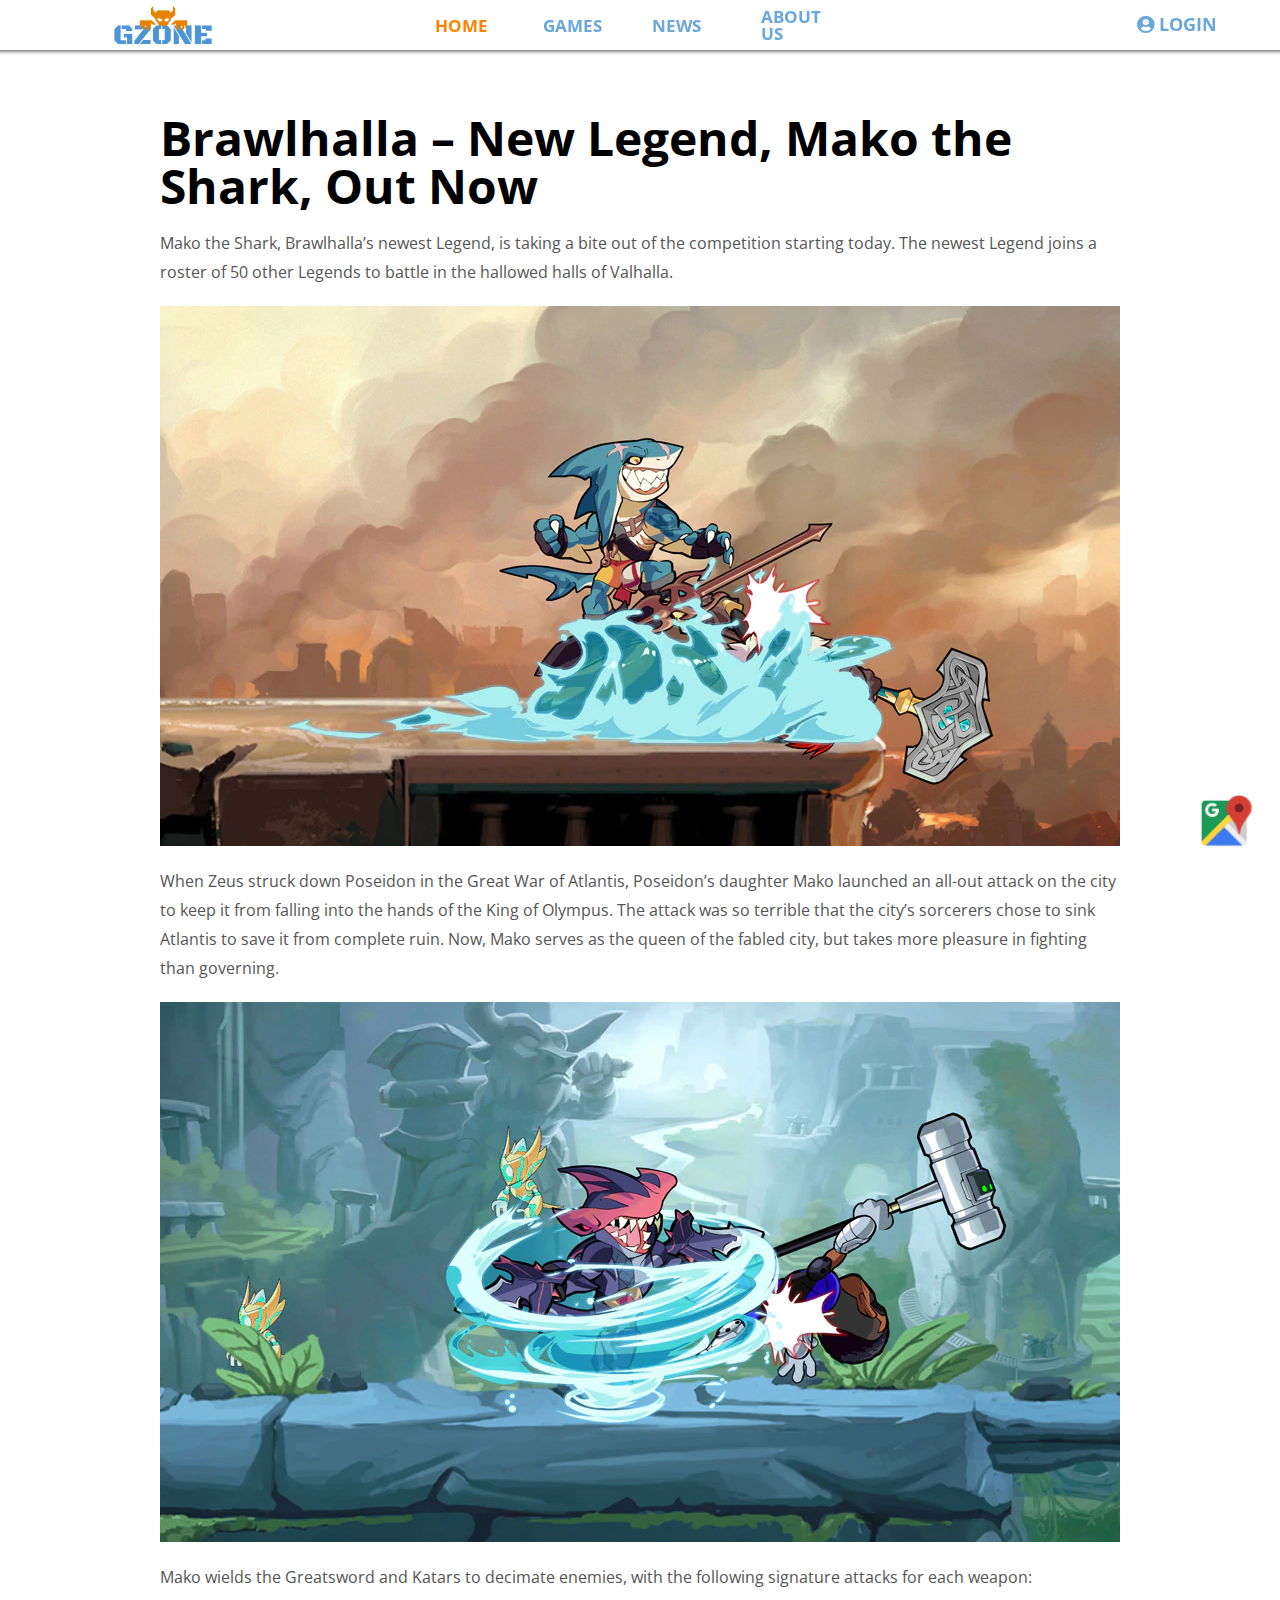
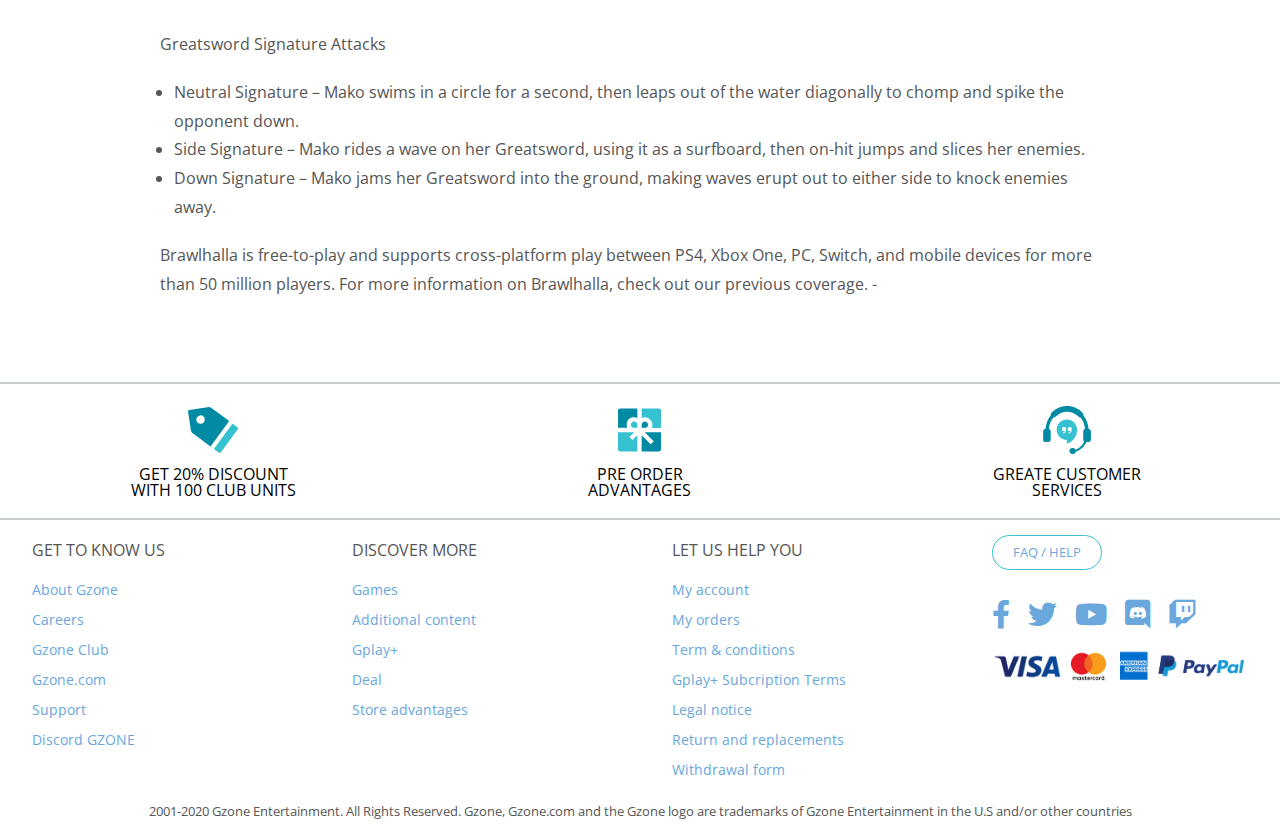
<file: news_detail.html>
<!DOCTYPE html>
<html lang="en">

<head>
    <meta charset="UTF-8">
    <meta name="viewport" content="width=device-width, initial-scale=1.0">
    <title>Game News | Gzone</title>
    <link rel="icon" href="assets/image/logo.png" type="image/x-icon">
    <link rel="stylesheet" href="assets/css/grid.css" />
    <link rel="stylesheet" href="assets/css/reset.css" />
    <link rel="stylesheet" href="assets/css/global.css">
    <link rel="stylesheet" href="assets/css/landingpage.css">
    <link rel="stylesheet" href="assets/css/news_detail.css">
    <link rel="stylesheet" href="assets/css/responsive.css">
    <link href="https://fonts.googleapis.com/css2?family=Open+Sans:wght@400;600;700&display=swap" rel="stylesheet">
    <script src="https://code.jquery.com/jquery-3.5.1.js"
        integrity="sha256-QWo7LDvxbWT2tbbQ97B53yJnYU3WhH/C8ycbRAkjPDc=" crossorigin="anonymous"></script>
    <link rel="stylesheet" href="assets/fonts/fontawesome-free-5.14.0-web/css/all.min.css" />
</head>

<body>
    <div id="wrapper">
        <div class="header row">
            <div class="header__content-left col l-2 l-o-1 m-2 m-o-1">
                <a href="index.html" class="header_link-logo">
                    <img src="assets/image/logo.png" alt="" />
                </a>
            </div>
            <div class="header__content-center col l-6 m-6">
                <ul class="row">
                    <li class="col l-2">
                        <a href="index.html" style="color: rgb(255, 131, 0)" class="header__uplay">HOME</a>
                    </li>
                    <!-- <li class="col l-2"><a href="" class="header__link">STORE</a></li> -->
                    <li class="col l-2"><a href="games.html" class="header__link"> GAMES</a></li>
                    <li class="col l-2"><a href="news.html" class="header__link">NEWS</a></li>
                    <!-- <li class="col l-2"><a href="" class="header__link"> FORUMS</a></li> -->
                    <li class="col l-2"><a href="about.html" class="header__link">ABOUT US</a></li>
                </ul>
            </div>
            <div class="header__content-right col l-2 l-o-1 m-2 m-o-1">
                <!-- <a href="" class="header__search">
                  <i class="fas fa-search"></i>
                </a> -->
                <!-- <a href="" class="header__cart">
                          <i class="fas fa-shopping-cart"></i>
                      </a> -->
                <div class="header__profile">
                    <i class="fas fa-user-circle"></i>
                    <span>LOGIN</span>
                </div>
            </div>
        </div>
        <!-- Header Mobile/Tablet-->
        <div class="header__mobile row no-gutters">
            <div class="header__mobile-navbtn col m-3 c-2">
                <i class="fas fa-bars"></i>
            </div>
            <div class="header__mobile-logo col m-6 c-8">
                <a href="index.html"> <img src="assets/image/logo.png" alt="" /></a>
            </div>
            <div class="header__mobile-login col m-3 c-2">
                <span>Login</span>
            </div>
        </div>
        <div class="header__nav-container"></div>
        <div class="header__nav">
            <i class="fas fa-times close"></i>
            <ul class="nav__list-container">
                <li class="nav__list">
                    <a href="index.html">HOME</a>
                </li>
                <li class="nav__list">
                    <a href="news.html">NEWS</a>
                </li>
                <li class="nav__list">
                    <a href="games.html">MORE GAMES</a>
                </li>
                <li class="nav__list">
                    <a href="about.html">ABOUT US</a>
                </li>
            </ul>
        </div>
        <div class="body">
            <div class="news_container">
                <h1 class="news__title">Brawlhalla – New Legend, Mako the Shark, Out Now</h1>
                <p>
                    Mako the Shark, Brawlhalla’s newest Legend, is taking a bite out of the competition starting today.
                    The newest Legend joins a roster of 50 other Legends to battle in the hallowed halls of Valhalla.
                </p>
                <img src="assets/image/news_detail/thumb.jpg" alt="">
                <p>When Zeus struck down Poseidon in the Great War of Atlantis, Poseidon’s daughter Mako launched an
                    all-out attack on the city to keep it from falling into the hands of the King of Olympus. The attack
                    was so terrible that the city’s sorcerers chose to sink Atlantis to save it from complete ruin. Now,
                    Mako serves as the queen of the fabled city, but takes more pleasure in fighting than governing.
                </p>
                <img src="assets/image/news_detail/thumb2.jpg" alt="">
                <p>Mako wields the Greatsword and Katars to decimate enemies, with the following signature attacks for
                    each weapon:</p>
                <p>Greatsword Signature Attacks</p>
                <ul>
                    <li>Neutral Signature – Mako swims in a circle for a second, then leaps out of the water diagonally
                        to chomp and spike the opponent down.</li>
                    <li>Side Signature – Mako rides a wave on her Greatsword, using it as a surfboard, then on-hit jumps
                        and slices her enemies. </li>
                    <li>Down Signature – Mako jams her Greatsword into the ground, making waves erupt out to either side
                        to knock enemies away.</li>
                </ul>
                <p>Brawlhalla is free-to-play and supports cross-platform play between PS4, Xbox One, PC, Switch, and
                    mobile devices for more than 50 million players. For more information on Brawlhalla, check out our
                    previous coverage. -</p>
            </div>

        </div>
        <div class="footer">
            <hr class="footer__separate" />
            <div class="footer__top">
                <a href="landingpage.html" class="footer__top-link">
                    <img src="assets/image/Footer/Top Footer/download.svg" alt="" class="footer__top-img" />
                    <span class="footer__top-service">
                        GET 20% DISCOUNT WITH 100 CLUB UNITS
                    </span>
                </a>
                <a href="landingpage.html" class="footer__top-link">
                    <img src="assets/image/Footer/Top Footer/2.svg" alt="" class="footer__top-img" />
                    <span class="footer__top-service"> PRE ORDER ADVANTAGES </span>
                </a>
                <a href="landingpage.html" class="footer__top-link">
                    <img src="assets/image/Footer/Top Footer/3.svg" alt="" class="footer__top-img" />
                    <span class="footer__top-service">
                        GREATE
                        CUSTOMER SERVICES
                    </span>
                </a>
            </div>
            <hr class="footer__separate" />
            <div class="footer__bottom">
                <div class="footer__bottom-contact">
                    <ul class="footer__list-container">
                        <span class="footer__bottom-title"> GET TO KNOW US </span>
                        <li class="footer__bottom-list">
                            <a href="" class="footer__bottom-link">About Gzone</a>
                        </li>
                        <li class="footer__bottom-list">
                            <a href="" class="footer__bottom-link">Careers</a>
                        </li>
                        <li class="footer__bottom-list">
                            <a href="" class="footer__bottom-link">Gzone Club</a>
                        </li>
                        <li class="footer__bottom-list">
                            <a href="" class="footer__bottom-link">Gzone.com</a>
                        </li>
                        <li class="footer__bottom-list">
                            <a href="" class="footer__bottom-link">Support</a>
                        </li>
                        <li class="footer__bottom-list">
                            <a href="" class="footer__bottom-link">Discord GZONE</a>
                        </li>
                    </ul>
                    <ul class="footer__list-container">
                        <span class="footer__bottom-title"> DISCOVER MORE</span>
                        <li class="footer__bottom-list">
                            <a href="" class="footer__bottom-link">Games</a>
                        </li>
                        <li class="footer__bottom-list">
                            <a href="" class="footer__bottom-link">Additional content</a>
                        </li>
                        <li class="footer__bottom-list">
                            <a href="" class="footer__bottom-link">Gplay+</a>
                        </li>
                        <li class="footer__bottom-list">
                            <a href="" class="footer__bottom-link">Deal</a>
                        </li>
                        <li class="footer__bottom-list">
                            <a href="" class="footer__bottom-link">Store advantages</a>
                        </li>
                    </ul>
                    <ul class="footer__list-container">
                        <span class="footer__bottom-title"> LET US HELP YOU </span>
                        <li class="footer__bottom-list">
                            <a href="" class="footer__bottom-link">My account</a>
                        </li>
                        <li class="footer__bottom-list">
                            <a href="" class="footer__bottom-link">My orders</a>
                        </li>
                        <li class="footer__bottom-list">
                            <a href="" class="footer__bottom-link">Term & conditions</a>
                        </li>
                        <li class="footer__bottom-list">
                            <a href="" class="footer__bottom-link">Gplay+ Subcription Terms</a>
                        </li>
                        <li class="footer__bottom-list">
                            <a href="" class="footer__bottom-link">Legal notice</a>
                        </li>
                        <li class="footer__bottom-list">
                            <a href="" class="footer__bottom-link">Return and replacements</a>
                        </li>
                        <li class="footer__bottom-list">
                            <a href="" class="footer__bottom-link">Withdrawal form</a>
                        </li>
                    </ul>
                    <ul class="footer__bottom-social">
                        <a href="" class="social__button">
                            <button class="faq-button">FAQ / HELP</button>
                        </a>
                        <li class="social__links-container">
                            <a href="landingpage.html" class="social__link">
                                <i class="fab fa-facebook-f"></i>
                            </a>
                            <a href="landingpage.html" class="social__link">
                                <i class="fab fa-twitter"></i>
                            </a>
                            <a href="landingpage.html" class="social__link">
                                <i class="fab fa-youtube"></i>
                            </a>
                            <a href="landingpage.html" class="social__link">
                                <i class="fab fa-discord"></i>
                            </a>
                            <a href="landingpage.html" class="social__link">
                                <i class="fab fa-twitch"></i>
                            </a>
                        </li>
                        <li class="footer__bottom-payments">
                            <img src="assets/image/Footer/Bottom Footer/visa-mastercard-amex_0.png" alt="" />
                        </li>
                    </ul>
                </div>
                <p class="footer__copyright">
                    2001-2020 Gzone Entertainment. All Rights Reserved. Gzone, Gzone.com
                    and the Gzone logo are trademarks of Gzone Entertainment in the U.S
                    and/or other countries
                </p>
            </div>
            <div class="footer__bottom-mobile">
                <h1 class="footer__mobile-title"><a href="" style="color: #35c1cf;">Contact Us</a></h1>
                <ul class="footer__bottom-social">
                    <a href="" class="social__button">
                        <button class="faq-button">FAQ / HELP</button>
                    </a>
                    <li class="social__links-container">
                        <a href="landingpage.html" class="social__link">
                            <i class="fab fa-facebook-f"></i>
                        </a>
                        <a href="landingpage.html" class="social__link">
                            <i class="fab fa-twitter"></i>
                        </a>
                        <a href="landingpage.html" class="social__link">
                            <i class="fab fa-youtube"></i>
                        </a>
                        <a href="landingpage.html" class="social__link">
                            <i class="fab fa-discord"></i>
                        </a>
                        <a href="landingpage.html" class="social__link">
                            <i class="fab fa-twitch"></i>
                        </a>
                    </li>
                    <li class="footer__bottom-payments">
                        <img src="assets/image/Footer/Bottom Footer/visa-mastercard-amex_0.png" alt="" />
                    </li>
                    <p class="footer__copyright">
                        2001-2020 Gzone Entertainment. All Rights Reserved. Gzone, Gzone.com
                        and the Gzone logo are trademarks of Gzone Entertainment in the U.S
                        and/or other countries
                    </p>
                </ul>
            </div>
        </div>
    </div>

    <div class="login_modal">
        <div class="login_container">
            <div class="login__left">
                <h1 class="login__left-welcome">Hello</h1>
                <h1 class="login__left-welcome">Welcome Back</h1>
            </div>
            <div class="login__right">
                <i class="fas fa-times login__close"></i>
                <img src="assets/image/logo.png" alt="" class="login__logo">
                <form action="#" id="login__form">
                    <label for="" class="login__tips">Login to manage your account.</label>
                    <input type="text" name="username" id="username" class="login__input" placeholder="Username">
                    <span class="errors"></span>
                    <input type="password" name="password" id="login__password" class="login__input"
                        placeholder="Password">
                    <span class="errors"></span>
                    <a href="$" class="login__forget">Forgot your password ?</a>
                    <div class="login__others">
                        <a href=""><i class="fab fa-facebook"></i></a>
                        <a href=""><i class="fab fa-google"></i></a>
                        <a href=""><i class="fab fa-instagram"></i></a>
                    </div>
                    <input type="submit" value="Login" id="login__btn">
                </form>
            </div>
        </div>
    </div>
    <div class="login_modal">
        <div class="login_container">
            <div class="login__left">
                <h1 class="login__left-welcome">Hello</h1>
                <h1 class="login__left-welcome">Welcome Back</h1>
            </div>
            <div class="login__right">
                <i class="fas fa-times login__close"></i>
                <img src="assets/image/logo.png" alt="" class="login__logo">
                <form action="#" id="login__form">
                    <label for="" class="login__tips">Login to manage your account.</label>
                    <input type="text" name="username" id="username" class="login__input" placeholder="Username">
                    <span class="errors"></span>
                    <input type="password" name="password" id="login__password" class="login__input"
                        placeholder="Password">
                    <span class="errors"></span>
                    <a href="$" class="login__forget">Forgot your password ?</a>
                    <div class="login__others">
                        <a href=""><i class="fab fa-facebook"></i></a>
                        <a href=""><i class="fab fa-google"></i></a>
                        <a href=""><i class="fab fa-instagram"></i></a>
                    </div>
                    <input type="submit" value="Login" id="login__btn">
                </form>
                <span id="register_show">Didn't have account ? Register now.</span>
            </div>
        </div>
    </div>

    <div class="register_modal">
        <div class="register_container">
            <div class="register__left">
                <h1 class="register__left-welcome">Hello</h1>
                <h1 class="register__left-welcome">Welcome</h1>
            </div>
            <div class="register__right">
                <i class="fas fa-times register__close"></i>
                <img src="assets/image/logo.png" alt="" class="register__logo">
                <form action="#" id="register__form">
                    <label for="" class="register__tips">Register your account</label>
                    <input type="text" name="username" id="re_username" class="register__input" placeholder="Username">
                    <span class="re__errors"></span>
                    <input type="password" name="password" id="register__password" class="register__input"
                        placeholder="Password">
                    <span class="re__errors"></span>
                    <input type="password" name="repassword" id="register__repassword" class="register__input"
                        placeholder="Confirm Password">
                    <span class="re__errors"></span>
                    <input type="email" name="email" id="register__email" class="register__input" placeholder="Email">
                    <span class="re__errors"></span>
                    <input type="submit" value="Register" id="register__btn">
                </form>
                <span id="login_show">Already have account ? Login now</span>
            </div>
        </div>
    </div>

    <div id="map_btn">
        <img src="assets/image/maps.png" alt="" title="Show your location">
    </div>
    <div id="mapholder" class="map"></div>
</body>
<script src="assets/js/app.js"></script>
<script src="assets/js/geolocation.js"></script>

</html>
</file>
<file: assets/css/grid.css>
.grid {
    width: 100%;
    display: block;
    padding: 0;
}

.grid.wide {
    max-width: 1200px;
    margin: 0 auto;
}

.row {
    display: flex;
    flex-wrap: wrap;
    margin-left: -4px;
    margin-right: -4px;
}

.row.no-gutters {
    margin-left: 0;
    margin-right: 0;
}

.col {
    padding-left: 4px;
    padding-right: 4px;
}

.row.no-gutters .col {
    padding-left: 0;
    padding-right: 0;
}
  
.c-0 {
    display: none;
}
  
.c-1 {
    flex: 0 0 8.33333%;
    max-width: 8.33333%;
}
  
.c-2 {
    flex: 0 0 16.66667%;
    max-width: 16.66667%;
}
  
.c-3 {
    flex: 0 0 25%;
    max-width: 25%;
}
  
.c-4 {
    flex: 0 0 33.33333%;
    max-width: 33.33333%;
}
  
.c-5 {
    flex: 0 0 41.66667%;
    max-width: 41.66667%;
}
  
.c-6 {
    flex: 0 0 50%;
    max-width: 50%;
}
  
.c-7 {
    flex: 0 0 58.33333%;
    max-width: 58.33333%;
}
  
.c-8 {
    flex: 0 0 66.66667%;
    max-width: 66.66667%;
}
  
.c-9 {
    flex: 0 0 75%;
    max-width: 75%;
}
  
.c-10 {
    flex: 0 0 83.33333%;
    max-width: 83.33333%;
}
  
.c-11 {
    flex: 0 0 91.66667%;
    max-width: 91.66667%;
}
  
.c-12 {
    flex: 0 0 100%;
    max-width: 100%;
}

.c-o-1 {
    margin-left: 8.33333%;
}
  
.c-o-2 {
    margin-left: 16.66667%;
}
  
.c-o-3 {
    margin-left: 25%;
}
  
.c-o-4 {
    margin-left: 33.33333%;
}
  
.c-o-5 {
    margin-left: 41.66667%;
}
  
.c-o-6 {
    margin-left: 50%;
}
  
.c-o-7 {
    margin-left: 58.33333%;
}
  
.c-o-8 {
    margin-left: 66.66667%;
}
  
.c-o-9 {
    margin-left: 75%;
}
  
.c-o-10 {
    margin-left: 83.33333%;
}
  
.c-o-11 {
    margin-left: 91.66667%;
}

/* >= Tablet */
@media (min-width: 740px) {
    .row {
        margin-left: -8px;
        margin-right: -8px;
    }
    .col {
        padding-left: 8px;
        padding-right: 8px;
    }
    .m-0 {
        display: none;
    }
    .m-1,
    .m-2,
    .m-3,
    .m-4,
    .m-5,
    .m-6,
    .m-7,
    .m-8,
    .m-9,
    .m-10,
    .m-11,
    .m-12 {
        display: block;
    }
    .m-1 {
        flex: 0 0 8.33333%;
        max-width: 8.33333%;
    }
    .m-2 {
        flex: 0 0 16.66667%;
        max-width: 16.66667%;
    }
    .m-3 {
        flex: 0 0 25%;
        max-width: 25%;
    }
    .m-4 {
        flex: 0 0 33.33333%;
        max-width: 33.33333%;
    }
    .m-5 {
        flex: 0 0 41.66667%;
        max-width: 41.66667%;
    }
    .m-6 {
        flex: 0 0 50%;
        max-width: 50%;
    }
    .m-7 {
        flex: 0 0 58.33333%;
        max-width: 58.33333%;
    }
    .m-8 {
        flex: 0 0 66.66667%;
        max-width: 66.66667%;
    }
    .m-9 {
        flex: 0 0 75%;
        max-width: 75%;
    }
    .m-10 {
        flex: 0 0 83.33333%;
        max-width: 83.33333%;
    }
    .m-11 {
        flex: 0 0 91.66667%;
        max-width: 91.66667%;
    }
    .m-12 {
        flex: 0 0 100%;
        max-width: 100%;
    }
    .m-o-1 {
        margin-left: 8.33333%;
    }
      
    .m-o-2 {
        margin-left: 16.66667%;
    }
      
    .m-o-3 {
        margin-left: 25%;
    }
      
    .m-o-4 {
        margin-left: 33.33333%;
    }
      
    .m-o-5 {
        margin-left: 41.66667%;
    }
      
    .m-o-6 {
        margin-left: 50%;
    }
      
    .m-o-7 {
        margin-left: 58.33333%;
    }
      
    .m-o-8 {
        margin-left: 66.66667%;
    }
      
    .m-o-9 {
        margin-left: 75%;
    }
      
    .m-o-10 {
        margin-left: 83.33333%;
    }
      
    .m-o-11 {
        margin-left: 91.66667%;
    }
}

/* PC medium resolution > */
@media (min-width: 1113px) {
    .row {
        margin-left: -12px;
        margin-right: -12px;
    }
    .row.sm-gutter {
        margin-left: -5px;
        margin-right: -5px;
    }
    .col {
        padding-left: 12px;
        padding-right: 12px;
    }
    .row.sm-gutter .col {
        padding-left: 5px;
        padding-right: 5px;
    }
    .l-0 {
        display: none;
    }
    .l-1,
    .l-2,
    .l-2-4,
    .l-3,
    .l-4,
    .l-5,
    .l-6,
    .l-7,
    .l-8,
    .l-9,
    .l-10,
    .l-11,
    .l-12 {
        display: block;
    }
    .l-1 {
        flex: 0 0 8.33333%;
        max-width: 8.33333%;
    }
    .l-2 {
        flex: 0 0 16.66667%;
        max-width: 16.66667%;
    }
    .l-2-4 {
        flex: 0 0 20%;
        max-width: 20%;
    }
    .l-3 {
        flex: 0 0 25%;
        max-width: 25%;
    }
    .l-4 {
        flex: 0 0 33.33333%;
        max-width: 33.33333%;
    }
    .l-5 {
        flex: 0 0 41.66667%;
        max-width: 41.66667%;
    }
    .l-6 {
        flex: 0 0 50%;
        max-width: 50%;
    }
    .l-7 {
        flex: 0 0 58.33333%;
        max-width: 58.33333%;
    }
    .l-8 {
        flex: 0 0 66.66667%;
        max-width: 66.66667%;
    }
    .l-9 {
        flex: 0 0 75%;
        max-width: 75%;
    }
    .l-10 {
        flex: 0 0 83.33333%;
        max-width: 83.33333%;
    }
    .l-11 {
        flex: 0 0 91.66667%;
        max-width: 91.66667%;
    }
    .l-12 {
        flex: 0 0 100%;
        max-width: 100%;
    }
    .l-o-1 {
        margin-left: 8.33333%;
    }
      
    .l-o-2 {
        margin-left: 16.66667%;
    }
      
    .l-o-3 {
        margin-left: 25%;
    }
      
    .l-o-4 {
        margin-left: 33.33333%;
    }
      
    .l-o-5 {
        margin-left: 41.66667%;
    }
      
    .l-o-6 {
        margin-left: 50%;
    }
      
    .l-o-7 {
        margin-left: 58.33333%;
    }
      
    .l-o-8 {
        margin-left: 66.66667%;
    }
      
    .l-o-9 {
        margin-left: 75%;
    }
      
    .l-o-10 {
        margin-left: 83.33333%;
    }
      
    .l-o-11 {
        margin-left: 91.66667%;
    }
}

/* Tablet - PC low resolution */
@media (min-width: 740px) and (max-width: 1023px) {
    .wide {
        width: 644px;
    }
}

/* > PC low resolution */
@media (min-width: 1024px) and (max-width: 1239px) {
    .wide {
        width: 984px;
    }
    .wide .row {
        margin-left: -12px;
        margin-right: -12px;
    }
    .wide .row.sm-gutter {
        margin-left: -5px;
        margin-right: -5px;
    }
    .wide .col {
        padding-left: 12px;
        padding-right: 12px;
    }
    .wide .row.sm-gutter .col {
        padding-left: 5px;
        padding-right: 5px;
    }
    .wide .l-0 {
        display: none;
    }
    .wide .l-1,
    .wide .l-2,
    .wide .l-2-4,
    .wide .l-3,
    .wide .l-4,
    .wide .l-5,
    .wide .l-6,
    .wide .l-7,
    .wide .l-8,
    .wide .l-9,
    .wide .l-10,
    .wide .l-11,
    .wide .l-12 {
        display: block;
    }
    .wide .l-1 {
        flex: 0 0 8.33333%;
        max-width: 8.33333%;
    }
    .wide .l-2 {
        flex: 0 0 16.66667%;
        max-width: 16.66667%;
    }
    .wide .l-2-4 {
        flex: 0 0 20%;
        max-width: 20%;
    }
    .wide .l-3 {
        flex: 0 0 25%;
        max-width: 25%;
    }
    .wide .l-4 {
        flex: 0 0 33.33333%;
        max-width: 33.33333%;
    }
    .wide .l-5 {
        flex: 0 0 41.66667%;
        max-width: 41.66667%;
    }
    .wide .l-6 {
        flex: 0 0 50%;
        max-width: 50%;
    }
    .wide .l-7 {
        flex: 0 0 58.33333%;
        max-width: 58.33333%;
    }
    .wide .l-8 {
        flex: 0 0 66.66667%;
        max-width: 66.66667%;
    }
    .wide .l-9 {
        flex: 0 0 75%;
        max-width: 75%;
    }
    .wide .l-10 {
        flex: 0 0 83.33333%;
        max-width: 83.33333%;
    }
    .wide .l-11 {
        flex: 0 0 91.66667%;
        max-width: 91.66667%;
    }
    .wide .l-12 {
        flex: 0 0 100%;
        max-width: 100%;
    }
    .wide .l-o-1 {
        margin-left: 8.33333%;
    }
      
    .wide .l-o-2 {
        margin-left: 16.66667%;
    }
      
    .wide .l-o-3 {
        margin-left: 25%;
    }
      
    .wide .l-o-4 {
        margin-left: 33.33333%;
    }
      
    .wide .l-o-5 {
        margin-left: 41.66667%;
    }
      
    .wide .l-o-6 {
        margin-left: 50%;
    }
      
    .wide .l-o-7 {
        margin-left: 58.33333%;
    }
      
    .wide .l-o-8 {
        margin-left: 66.66667%;
    }
      
    .wide .l-o-9 {
        margin-left: 75%;
    }
      
    .wide .l-o-10 {
        margin-left: 83.33333%;
    }
      
    .wide .l-o-11 {
        margin-left: 91.66667%;
    }
}
</file>
<file: assets/css/global.css>
@font-face {
  font-family: "ubisoftsans-regular";
  src: url("/assets/fonts/webfonts/ubisoftsans-regular.woff");
}

* {
  /* font-family: "ubisoftsans-regular"; */
  font-family: 'Open Sans', sans-serif;
}

html {
  background: black;
}

body {
  background-color: #34495e;
}

.menu-color {
  color: #69A7DD;
}

.pre-button {
  width: 151px;
  height: 43px;
  border-radius: 50px;
  outline: none;
  border: 0px;
  cursor: pointer;
  font-weight: bolder;
  background-color: #7369feb2;
  font-size: 1rem;
  color: white;
  transition: 0.5s;
}

.pre-button:hover {
  background-color: #7369fe;
  transition: 0.5s;
}

.buy-button {
  width: 151px;
  height: 43px;
  border-radius: 50px;
  outline: none;
  border: 0px;
  cursor: pointer;
  font-weight: bolder;
  background-color: #2dc866ad;
  font-size: 15px;
  color: white;
  transition: 0.5s;
}

.buy-button:hover {
  background-color: #2dc866;
  transition: 0.5s;
}

.spiderman-button {
  width: 151px;
  height: 43px;
  border-radius: 50px;
  outline: none;
  border: 0px;
  cursor: pointer;
  font-weight: bolder;
  background-color: #eb1c2381;
  font-size: 15px;
  color: white;
  transition: 0.5s;
}

.spiderman-button:hover {
  background-color: #eb1c23;
  transition: 0.5s;

}

.play-button {
  width: 151px;
  height: 43px;
  border-radius: 50px;
  outline: none;
  border: 0px;
  cursor: pointer;
  font-weight: bolder;
  background-color: transparent;
  border: 1px solid #f1c40f;
  font-size: 15px;
  color: white;
  transition: 0.5s;
}

.play-button:hover {
  background-color: #f1c40fda;
  border: none;
  transition: 0.5s;
}

.pre-button-tablet {
  width: 151px;
  height: 43px;
  border-radius: 50px;
  outline: none;
  border: 0px;
  cursor: pointer;
  font-weight: bolder;
  background-color: #7369feb2;
  font-size: 1rem;
  color: white;
  transition: 0.5s;
}

.pre-button-tablet:hover {
  background-color: #7369fe;
  transition: 0.5s;
}

.faq-button {
  width: 110px;
  height: 35px;
  border-radius: 50px;
  outline: none;
  border: 0px;
  cursor: pointer;
  background-color: transparent;
  border: 1px solid #35c1cf;
  font-size: 0.8rem;
  color: #69A7DD;
  transition: 0.5s;
}

.faq-button:hover {
  background-color: #35c1cf;
  color: #fff;
  transition: 0.5s;
}

.slick-slide {
  margin: 10px;
  border: 1px solid #fff;
}

.slider__next {
  width: 40px;
  cursor: pointer;
  opacity: 0.5;
  transition: 0.5s;
}

.slider__next:hover {
  opacity: 1;
  transition: 0.5s;
}

.slider__next img {
  width: 100%;
}

.slider__prev {
  width: 40px;
  cursor: pointer;
  opacity: 0.5;
  transition: 0.5s;
}

.slider__prev:hover {
  opacity: 1;
  transition: 0.5s;
}

.slider__prev img {
  width: 100%;
}



/* Header */
#wrapper {
  width: 100%;
  height: auto;
  /* margin: 0 auto; */
}

.header {
  height: 50px;
  font-weight: bold;
  position: fixed;
  top: 0;
  left: 0;
  right: 0;
  z-index: 120;
  background-color: #fff;
}

.header__content-left {
  display: flex;
  align-items: center;
  height: 100%;
}

.header_link-logo {
  width: 10%;
  height: 100%;
  display: block;
}

.header_link-logo img {
  width: auto;
  height: 100%;
}

.header__content-center {
  height: 100%;
}

.header__content-center ul {
  display: flex;
  align-items: center;
  justify-content: center;
  height: 100%;
}

.header__link {
  text-align: center;
  transition: 0.5s;
  border-bottom: 3px solid #fff;
}

.header__link:hover {
  border-bottom: 3px solid #69A7DD;
  transition: 0.5s;
}

.header__uplay {
  transition: 0.5s;
  border-bottom: 3px solid #fff;
}

.header__uplay:hover {
  border-bottom: 3px solid rgb(255, 131, 0);
  transition: 0.5s;
}

.header__content-center ul>li>a {
  color: #69A7DD;
  font-size: 17px;
}

.header__content-right {
  padding-top: 15px;
  height: 100%;
}

.header__search {
  font-size: 18px;
  color: #69A7DD;
}

.header__cart {
  font-size: 18px;
  color: #69A7DD;
  margin-left: 30px;
}

.header__profile {
  font-size: 18px;
  color: #69A7DD;
  margin-left: 50px;
  cursor: pointer;
}

/* Footer */
/* Footer */
.footer {
  width: 100%;
  height: auto;
  background-color: #fff;
}

.footer__top {
  width: 100%;
  display: flex;
  height: auto;
  justify-content: space-around;
  flex-wrap: wrap;
}

.footer__top-link {
  display: flex;
  width: 33.333%;
  text-align: center;
  align-items: center;
  flex-direction: column;
  /* justify-content: center; */
  padding: 20px 0;
}

.footer__top-img {
  width: fit-content;
}

.footer__top-service {
  width: 40%;
  font-size: 1rem;
  color: #000;
  margin-top: 10px;
}

.footer__separate {
  border: 1px solid #c7cdc9;

  margin: 0;
}

.footer__bottom {
  width: 100%;
  height: auto;
  padding: 15px 0;
}

.footer__bottom-contact {
  width: 100%;
  height: auto;
  display: flex;
  justify-content: space-around;
}

.footer__list-container {
  width: 20%;
  line-height: 30px;
}

.footer__bottom-title {
  font-size: 1rem;
  display: block;
  margin-bottom: 10px;
}

.footer__bottom-list {
  width: 100%;
}

.footer__bottom-link {
  width: 100%;
  display: block;
  color: #69A7DD;
  font-size: 0.9rem;
}

.footer__bottom-social {
  width: 20%;
}

.social__links-container {
  width: 100%;
  padding-top: 30px;
  padding-bottom: 10px;
}

.social__link {
  font-size: 1.8rem;
  color: #69A7DD;
  margin-right: 10px;
}

.footer__bottom-payments {
  width: 100%;
}

.footer__bottom-payments img {
  width: 100%;
}

.footer__copyright {
  text-align: center;
  font-size: 0.8rem;
  margin-top: 20px;
}

.footer__bottom-mobile {
  display: none;
}

/* ====================Responsive ================== */
.header__mobile {
  display: none;
  position: fixed;
  background-color: #fff;
  top: 0;
  left: 0;
  width: 100%;
  height: 50px;
  z-index: 110;
}

.header__nav-container {
  display: none;
  background-color: #00000069;
  position: fixed;
  top: 0;
  bottom: 0;
  left: 0;
  right: 0;
  z-index: 111;
  /* visibility: hidden; */
  cursor: pointer;
}

.header__nav {
  display: none;
  width: 50%;
  background-color: #fff;
  height: 100%;
  z-index: 201;
  position: fixed;
  top: 0;
  bottom: 0;
  left: 0;
  right: 0;
}

.nav__list-container {
  width: 100%;
  padding: 5%;
  line-height: 4rem;
}

.nav__list a {
  color: #4c96d7;
  font-size: 2rem;
}

.nav__list a:hover {
  color: #e78200;
}

.close {
  width: fit-content;
  text-align: right;
  padding: 5%;
  font-size: 2rem;
  cursor: pointer;
  color: #4c96d7;
  margin-left: 80%;
}

.close:hover {
  color: #e78200;
}

.header__mobile-navbtn,
.header__mobile-logo,
.header__mobile-login {
  height: 100%;
}

.header__mobile-navbtn {
  font-size: 2rem;
  color: #69A7DD;
  display: flex;
  justify-content: space-around;
  align-items: center;
  cursor: pointer;
}

.header__mobile-logo {
  text-align: center;
}

.header__mobile-logo img {
  height: 100%;
  width: auto;
}

.header__mobile-login {
  display: flex;
  align-items: center;
  justify-content: space-around;
}

.header__mobile-login span {
  color: #69A7DD;
  cursor: pointer;
  font-weight: bolder;
}

.footer__bottom-mobile {
  width: 100%;
}


/* Tablet */
@media (min-width: 740px) and (max-width: 1024px) {
  .footer__bottom-mobile {
    display: block;
  }

  .footer__top-service {
    width: 80%;
  }

  .footer__mobile-title {
    text-align: center;
    margin: 40px;
    font-size: 2rem;

  }

  .footer__bottom-social {
    width: 100%;
    display: flex;
    flex-direction: column;
    justify-content: center;
    align-items: center;
  }

  .social__links-container {
    text-align: center;
  }

  .footer__bottom-payments {
    width: 60%;
  }

  .footer__copyright {
    margin: 20px;
    font-size: 1rem;
  }

  .footer__bottom {
    display: none;
  }
 
}

/* Mobile */
@media (max-width: 739px) {
  .footer__top-link {
    width: 80%;
    flex-direction: row;
    justify-content: space-around;

  }

  .footer__top-service {
    width: 70%;
    text-align: left;

  }

  .footer__mobile-title {
    text-align: center;
    margin: 40px;
    font-size: 2rem;

  }

  .footer__bottom-social {
    width: 100%;
    display: flex;
    flex-direction: column;
    justify-content: center;
    align-items: center;
  }

  .social__links-container {
    text-align: center;
  }

  .footer__bottom-payments {
    width: 60%;
  }

  .footer__copyright {
    margin: 20px;
    font-size: 1rem;
  }

  .footer__bottom-mobile {
    display: block;
  }

  .footer__bottom {
    display: none;
  }
}

/* Login Modal */
.login_modal {
  display: none;
  align-items: center;
  justify-content: center;
  position: fixed;
  top: 0;
  right: 0;
  bottom: 0;
  left: 0;
  background-color: rgba(0, 0, 0, 0.658);
  z-index: 200;
}

.login_container {
  width: 60%;
  height: 80%;
  position: fixed;
  background-color: white;
  border-radius: 15px;
  display: flex;
  box-shadow: 0 0 5px black;
  overflow: hidden;
}

.login__left {
  width: 50%;
  background-image: url('../image/login_modal/photo-1557683316-973673baf926.jpg');
  background-size: cover;
  display: flex;
  flex-direction: column;
  align-items: center;
  justify-content: center;
}


.login__left-welcome {
  color: #fff;
  font-size: 2.5rem;
  font-weight: bolder;
  color: #fff;
  text-shadow: 0 0 5px white;
}

.login__right {
  width: 50%;
  display: flex;
  flex-direction: column;
  align-items: center;
  padding: 20px 30px;
}

.login__close {
  margin-left: 95%;
  color: #E78200;
  cursor: pointer;
  font-size: 1.5rem;
}

.login__logo {
  width: 50%;
}

#login__form {
  display: flex;
  flex-direction: column;
  width: 100%;
  margin-top: 20px;
  /* line-height: 3rem; */
}

.login__tips {
  font-size: .9rem;
  margin-bottom: 5%;
}

.login__input {
  padding: 10px;

}

.login__input:hover,
.login__input:focus {
  border: 1px solid #4C96D7;
}



.login__forget {
  margin-left: auto;
  font-size: .9rem;
  color: #000;
  margin-bottom: 5%;
}

.login__forget:hover {
  color: #4C96D7;
}

#login__btn {
  padding: 10px;
  background-color: #4c96d7;
  color: white;
  outline: none;
  border: 0;
  font-size: 1.3rem;
  text-transform: uppercase;
  cursor: pointer;
  transition: .5s;

}

#login__btn:hover {
  background-color: #e78200;
  transition: .5s;
}

.login__others {
  width: 100%;
  text-align: center;
  font-size: 1.8rem;
  word-spacing: 20px;
  margin-bottom: 30px;
}

.login__others a {
  color: #4c96d7;
}

.login__others a:hover {
  color: #e78200;
}
.errors{
  margin-bottom: 5%;
  margin-top: 1%;
  font-size: .8rem;
  color: red;
}
.re__errors{
  margin-bottom: 5%;
  margin-top: 1%;
  font-size: .8rem;
  color: red;
}

/* Login Responive */
@media (min-width: 740px) and (max-width: 1024px) {
  .login_container{
    width: 80%;
    height: 80%;
  }
  .login__left{
    display: none;
  }
  .login__right{
    width: 100%;
  }
}
@media (max-width: 739px) {
  .login_container{
    width: 100%;
    height: 100%;
    border-radius: 0px;
  }
  .login__left{
    display: none;
  }
  .login__right{
    width: 100%;
  }
}

.register_modal {
  display: none;
  align-items: center;
  justify-content: center;
  position: fixed;
  top: 0;
  right: 0;
  bottom: 0;
  left: 0;
  background-color: rgba(0, 0, 0, 0.658);
  z-index: 220;
}
.register_container {
  width: 60%;
  height: 80%;
  position: fixed;
  background-color: white;
  border-radius: 15px;
  display: flex;
  box-shadow: 0 0 5px black;
  overflow: hidden;
}

.register__left {
  width: 50%;
  background-image: url('../image/login_modal/photo-1557683316-973673baf926.jpg');
  background-size: cover;
  display: flex;
  flex-direction: column;
  align-items: center;
  justify-content: center;
}


.register__left-welcome {
  color: #fff;
  font-size: 2.5rem;
  font-weight: bolder;
  color: #fff;
  text-shadow: 0 0 5px white;
}


.register__right {
  width: 50%;
  display: flex;
  flex-direction: column;
  align-items: center;
  padding: 20px 30px;
}

.register__close {
  margin-left: 95%;
  color: #E78200;
  cursor: pointer;
  font-size: 1.5rem;
}

.register__logo {
  width: 50%;
}

#register__form {
  display: flex;
  flex-direction: column;
  width: 100%;
  /* margin-top: px; */
  /* line-height: 3rem; */
}

.register__tips {
  font-size: .9rem;
  margin-bottom: 5%;
}

.register__input {
  padding: 10px;
}

.register__input:hover,
.register__input:focus {
  border: 2px solid #4C96D7;
}




.register__forget:hover {
  color: #4C96D7;
}

#register__btn {
  padding: 10px;
  background-color: #4c96d7;
  color: white;
  outline: none;
  border: 0;
  font-size: 1.3rem;
  text-transform: uppercase;
  cursor: pointer;
  transition: .5s;

}

#register__btn:hover {
  background-color: #e78200;
  transition: .5s;
}

.register__others {
  width: 100%;
  text-align: center;
  font-size: 1.8rem;
  word-spacing: 20px;
  /* margin-bottom: 30px; */
}

.register__others a {
  color: #4c96d7;
}

.register__others a:hover {
  color: #e78200;
}
#register_show,#login_show{
  margin-top: 3%;
  cursor: pointer;
}
#register_show:hover,#login_show:hover{
  color: #4c96d7;
}
#map_btn{
  position: fixed;
  bottom:5%;
  right: 2%;
  z-index: 200;
  width: 60px;
  cursor: pointer;
}
#map_btn img{
  width: 100%;
}
#mapholder{
  display: none;
  position: fixed;
  top:0;
  right: 0;
  left: 0;
  bottom: 0;
  background-color: rgba(0, 0, 0, 0.356);
  z-index: 201;
  justify-content: center;
  align-items: center;
  /* visibility: hidden; */
  transition: .5s;
  
}

@media (min-width: 740px) and (max-width: 1024px) {
  .register_container{
    width: 80%;
    height: 80%;
  }
  .register__left{
    display: none;
  }
  .register__right{
    width: 100%;
  }
  #map_btn{
    display: none;
  }
}
@media (max-width: 739px) {
  .register_container{
    width: 100%;
    height: 100%;
    border-radius: 0px;
  }
  .register__left{
    display: none;
  }
  .register__right{
    width: 100%;
  }
  #map_btn{
    display: none;
  }
}
</file>
<file: assets/css/landingpage.css>
.body {
    margin-top: 50px;
    width: 100%;
    background-color: black;
}

/* Content 1 */
.body__content1 {
    width: 100%;
    height: auto;
    position: relative;
    display: flex;
    justify-content: center;
    /* align-items: center; */
}

.body__content1 video {
    width: 100%;
    height: 100%;
    opacity: .5;
    /* display: block; */
}

.body__content1-title {
    position: absolute;
    margin-top: 10%;
    width: 70%;
}

.body__content1-title img {
    display: block;
    width: 100%;
}

.body__content1-buy {
    width: 100%;
    text-align: center;
    margin-top: 20px;
}

.body__content1-buy button:nth-child(1) {
    margin-left: 20px;
}

.spidey_button {
    background-color: #ef490a;
    border: 0;
    color: white;
    padding: 1.5%;
    cursor: pointer;
    font-weight: bold;
    font-size: 1rem;
}

.spidey_button:hover {
    background-color: #fc5817;

}

/* Contetn 2 */
.body__content2 {
    width: 100%;
    background-image: url(../image/LandingPage/content2/bg.png);
    height: auto;
    text-align: center;
    padding: 2%;
}

.body__contetn2-rating {
    width: 80%;
}

.body__content2 p:first-of-type {
    margin-top: 2%;
}

.body__content2 p {
    color: white;
    line-height: 2.5rem;
    font-size: 2rem;
}

/* content 3 */

.body__content3 {
    background-image: url(../image/LandingPage/content3/bg.jpg);
    width: 100%;
    height: 50vw;
    background-size: cover;
    padding-top: 25%;
}

.body__content3 p {
    /* text-align: right; */
    margin-left: 60%;
    margin-right: 15%;
    color: #fff;
    background-color: rgba(0, 0, 0, 0.445);
}

.body__content3 p:first-child {
    width: 25%;
    font-size: 1.5rem;
    padding: 1%;
}

.body__content3 p:nth-child(2) {
    width: 30%;
    font-size: 1.2rem;
    line-height: 1.5rem;
    padding: 1%;
}

.body__content4 {
    background-color: white;
    height: auto;
    display: flex;
    justify-content: space-around;
    padding: 5%;
}

.body__content4 iframe {
    width: 45%;
    height: auto;
}

.body__content4-details {
    width: 40%;
    height: 500px;
}

.body__content4-details h1 {
    font-size: 3rem;
    font-weight: lighter;
}

.body__content4-details p {
    padding-top: 5%;
    font-size: 1rem;
    line-height: 2rem;
}

/* Content 5 */
.body__content5 {
    background-image: url(../image/LandingPage/content2/bg.png);
    padding: 5%;

}

.body__content5 h1 {
    font-size: 3rem;
    color: white;
}

.body__content5-videos {
    display: flex;
    justify-content: space-between;
    margin-top: 5%;
}

.body__content5-videos iframe {
    width: 45%;
    height: 400px;
}

/* Content 6 */
.body__content6 {
    width: 100%;
    height: auto;
    position: relative;
    display: flex;
    justify-content: center;
    align-items: center;
    text-align: center;
}

.content6__bg {
    width: 100%;
    opacity: .5;
}

.content6__details {
    position: absolute;
    width: 80%;
    color: #fff;
    text-align: center;
}

.content6__details h1 {
    font-size: 2.5rem;
}

.content6__details p {
    margin-top: 2%;
    font-size: 1.5rem;
}

.content6__details button {
    padding: 1%;
    margin-top: 5%;
    background-color: #126ccf;
    border: 0;
    color: #fff;
    cursor: pointer;
    font-weight: bold;
}

.content6__details button:hover {
    background-color: #126ccf;

}

/* COntent 7 */
.body__content7 {
    background-image: url('../image/LandingPage/content7/bg.png');
    background-size: cover;
    width: 100%;
    height: auto;
    text-align: center;
    padding: 2%;
    line-height: 3rem;
}

.body__content7-title {
    width: 80%;
}

.body__content-disc {
    width: 80%;
    display: block;
    margin: 0 auto;
    margin-bottom: 5%;
}

.body__content7 button {
    width: 20%;
}

.body__content7 button:nth-of-type(2) {
    margin-left: 2%;
}

.body__content8 {
    background-image: url(../image/LandingPage/content2/bg.png);
}
</file>
<file: assets/css/about.css>
.body__heading {
    width: 100%;
    font-size: 3rem;
    padding: 10% 5%;
    background-color: #01439A;
    color: #fff;
}

.body__content {
    width: 100%;
    padding: 5%;
    background-color: #fff;
    color: #000;
    font-size: 1.2rem;
    line-height: 2rem;
}

.body__content p {
    text-align: center;

}

.body__location {
    display: flex;
    width: 100%;
    flex-wrap: wrap;
    padding: 5%;
    justify-content: center;
}

.location__address {
    margin-left: 5%;
    line-height: 2.5rem;
}

.location__address h3 {
    color: #01439A;
    font-size: 2rem;

}
</file>
<file: assets/css/responsive.css>
/* =================== Index ======================== */

/* Tablet */
@media (min-width: 740px) and (max-width: 1024px) {
  .header {
    display: none;
  }

  .header__mobile {
    display: flex;
  }

  .header__nav-container {
    display: block;
  }

  .body__top {
    height: auto;
  }

  .body__top-title {
    font-size: 1.5rem;
  }

  .body__top-details {
    font-size: 1rem;
  }

  .pre-button,
  .buy-button,
  .spiderman-button,
  .play-button,
  .pre-button-tablet {
    width: 100px;
    height: 30px;
    font-size: 0.7rem;
  }

  .content1 {
    height: auto;
  }

  .content1__details,
  .content1__mention,
  .content1__price {
    display: none;
  }

  .content1__logo {
    top: 50%;
    left: 50%;
  }

  .content1__buy {
    top: 80%;
  }

  .content2__product {
    line-height: 1rem;
  }

  .content2__product-name {
    font-size: 0.8rem;
  }

  .content2__product-price {
    font-size: 1.2rem;
  }

  .content2__product-type {
    display: none;
  }

  .content2__product-link {
    text-align: center;
  }

  .content3__separate,
  .content3__separate2 {
    height: 100px;
  }

  .content3__separate-title {
    font-size: 2.5rem;
  }

  .content3__product-name,
  .content3__product-type {
    font-size: 1rem;
  }

  .content3__product-item * {
    margin-bottom: 10px;
  }

  .content3__product-item {
    background: linear-gradient(180deg, #1c859f, #152f53);
    border: 1px solid #fff;
  }

  .content3__product-price {
    font-size: 1.8rem;
    color: #ff5e00;
  }

  .content3__product-img {
    height: auto;
  }

  .pre-button-tablet {
    background-color: transparent;
    border: 1px solid #fff;
  }

  .pre-button-tablet:hover {
    background-color: #35c1cf;
    transition: 0.5s;
  }

  .content4 {
    display: none;
  }

  .content5__title,
  .content6__title,
  .content7__title {
    font-size: 2.5rem;
  }

  .slider__next,
  .slider__prev {
    width: 30px;
  }

  .content6__item {
    width: 30%;
  }
  .content6__item:nth-child(5) {
    display: none;
  }
  .content7__link {
    height: 100px;
  }

  .content8__container {
    height: 300px;
  }
}

/* Mobile */
@media (max-width: 739px) {
  .header {
    display: none;
  }

  .header__mobile {
    display: flex;
  }

  .header__mobile-logo img {
    height: 90%;
    width: auto;
  }

  .header__nav {
    width: 100%;
  }

  .nav__list-container {
    line-height: 4.5rem;
  }

  .nav__list a {
    font-size: 2.5rem;
  }

  .body__top-title {
    font-size: 1.5rem;
  }

  .body__top-details {
    font-size: 1rem;
  }

  .pre-button,
  .buy-button,
  .spiderman-button,
  .play-button,
  .pre-button-tablet {
    width: 25vw;
    height: 30px;
    font-size: 0.6rem;
  }

  .content1__details,
  .content1__mention,
  .content1__price {
    display: none;
  }

  .content1__product {
    justify-content: center;
    height: 100%;
  }

  .content2__left {
    margin-bottom: 5%;
  }

  .content2__product {
    line-height: 1rem;
  }

  .content2__product-name {
    font-size: 1rem;
  }

  .content2__product-price {
    font-size: 1.2rem;
  }

  .content2__product-type {
    display: none;
  }

  .content2__product-link {
    text-align: center;
  }

  .content3__separate,
  .content3__separate2 {
    height: 40px;
  }

  .content3__separate-title {
    font-size: 1.5rem;
  }

  .content3__product-name,
  .content3__product-type {
    font-size: 0.7rem;
  }

  .content3__product-item * {
    margin-bottom: 10px;
  }

  .content3__product-item {
    background: linear-gradient(180deg, #1c859f, #152f53);
    border: 1px solid #fff;
  }

  .content3__product-price {
    font-size: 1rem;
    color: #ff5e00;
    font-weight: bold;
  }

  .content3__product-img {
    height: auto;
  }

  .pre-button-tablet {
    background-color: transparent;
    border: 1px solid #fff;
  }

  .pre-button-tablet:hover {
    background-color: #35c1cf;
    transition: 0.5s;
  }

  .separate2__line2 {
    width: 50%;
  }

  .content4 {
    display: none;
  }

  .content5__title,
  .content6__title,
  .content7__title {
    font-size: 1.5rem;
  }

  .content5__slider {
    width: 80%;
  }

  .content5__silder-button1,
  .content5__silder-button2 {
    top: 55%;
    width: 35px;
  }

  .content6__item {
    width: 80%;
  }

  .content6__item-name {
    font-size: 2rem;
  }

  .content6__item:hover {
    box-shadow: 0 0 5px white;
    border: 0;
    transform: translateY(0);
  }

  .content6__item-oldprice,
  .content6__item-newprice {
    font-size: 2rem;
  }

  .content7 {
    display: none;
  }

  .content8__container {
    height: 200px;
  }

  .content8__sale {
    font-size: 3rem;
  }
}

/* =========================================== */

/* ===================== News ===================================== */
/* Tablet */
@media (min-width: 740px) and (max-width: 1024px) {
  .heading__news-title {
    font-size: 1.5rem;
  }

  .heading__news-dec {
    font-size: 1rem;
  }

  .heading__news {
    bottom: 0;
    left: 0;

    top: 35%;
  }

  .body__main-news {
    flex-direction: column;
  }
  .body__main-newsr {
    flex-direction: column;
  }
  .body__main-news a,
  .body__main-newsr a {
    width: 100%;
  }
  .body__main-content {
    width: 100%;
  }
}

/* Mobile */
@media (max-width: 739px) {
  .heading__news-title {
    font-size: 0.8rem;
    margin-bottom: 0;
  }

  .heading__news-dec {
    display: none;
  }

  .heading__news {
    bottom: 0;
    left: 0;
    top: 50%;
  }

  .read_btn {
    font-size: 0.5rem;
  }

  .body__main-news {
    flex-direction: column;
  }
  .body__main-newsr {
    flex-direction: column;
  }
  .body__main-news a,
  .body__main-newsr a {
    width: 100%;
  }
  .body__main-content {
    width: 100%;
  }
  .body__main-title {
    font-size: 1.5rem;
  }
  .body__pages {
    display: none;
  }
}
/* ================================================================ */

/*  ================================ Landing Page  =============================================*/

/* Tablet */
@media (min-width: 740px) and (max-width: 1024px) {


  .body__content1-buy button:nth-child(1) {
    margin-top: 5px;
  }

  .body__content3 p {
    margin: 0;
    width: 50% !important;
  }

  .body__content3 {
    padding-top: 20%;
    position: relative;
  }

  .content3__details {
    position: absolute;
    bottom: 0;
  }

  .body__content4 {
    flex-direction: column;
  }

  .body__content4 iframe {
    width: 100%;
    /* margin: 0 auto; */
    height: 50vw;
  }

  .body__content4-details {
    width: 100%;
    height: auto;
  }

  .body__content4-details h1 {
    font-size: 2rem;
    margin: 0;
    padding-top: 5%;
  }

  .body__content4-details p {
    padding-top: 1%;
    font-size: 0.8rem;
  }

  .body__content5-videos {
    width: 100%;
    flex-wrap: wrap;
  }

  .body__content5-videos iframe {
    width: 100%;
    margin-top: 5%;
  }

  .body__content6 {
    height: 50vw;
  }

  .content6__bg {
    height: 100%;
  }
}

/* Mobile */
@media (max-width: 739px) {
  .body__content1{
    height: 60vh;
  }
  .body__content1 video{
    height: 60vh;
    width: auto;
  }
  .body__content1-title{
    width:80%;
    margin-top: 20%;
  }
 
  .spidey_button {
    font-size: .8rem;
    width: 100%;
    margin: 2% 0;
    padding: 2%;
  }

  .body__content1-buy button:nth-child(1) {
    margin-top: 5px;
  }
  .body__content2{
    height: 60vh;
    padding-top: 10%;
  }
  .body__contetn2-rating{
    width: 100%;
  }
  .body__content3 p {
    margin: 0;
    width: 100% !important;
    line-height: 2rem !important;
    font-size: 1.4rem !important;
  
  }
  .body__content3{
    height: 60vh;
  }
  .content3__details {
    position: absolute;
    bottom: 0;
  }

  .body__content3 {
    /* padding-top: 30%; */
    position: relative;
  }

  .body__content4 {
    flex-direction: column;
  }

  .body__content4 iframe {
    width: 100%;
    /* margin: 0 auto; */
    height: 50vw;
  }

  .body__content4-details {
    width: 100%;
    height: auto;
  }

  .body__content4-details h1 {
    font-size: 2rem;
    margin: 0;
    padding-top: 5%;
  }

  .body__content4-details p {
    padding-top: 1%;
    font-size: 0.8rem;
  }

  .body__content5 h1 {
    font-size: 2rem;
  }

  .body__content5-videos {
    width: 100%;
    flex-wrap: wrap;
  }

  .body__content5-videos iframe {
    width: 100%;
    margin-top: 5%;
    height: 300px;
  }

  .body__content6 {
    height: 50vw;
  }

  .content6__bg {
    height: 100%;
  }
  .content6__details p,
  .content6__details h1 {
    /* display: none; */
    font-size: 1rem;
  }
  .body__content6{
    height: 60vh;
  }
  .content6__bg{
    height: 60vh;
  }
  .body__content6 button {
    padding: 2%;
    width: 100%;
  }
  .body__content7{
    height: 70vh;
    text-align: center;


  }
  .body__content7-title{
    width: 100%;
  }
  .body__content-disc{
    width: 100%;
  }
  .body__content7 button{
    display: block;
    width: 80%;
    /* margin: 0; */
    margin:auto;
  }
  .body__content7 button:nth-of-type(2){
    margin:0;
    margin:auto;
    margin-top: 2%;
  }
}
/* ================================================================================================= */

/* =========================== Games=============================== */
/* Tablet */
@media (min-width: 740px) and (max-width: 1024px) {
  .body__title {
    font-size: 2rem;
    padding: 3%;
  }
  .body__game {
    width: 45%;
  }
}

/* Mobile */
@media (max-width: 739px) {
  .body__title {
    font-size: 1.5rem;
    padding: 5%;
  }
  .body__game {
    width: 90%;
  }
}

/* ============================= ABOUT ========================= */

/* Tablet */
@media (min-width: 740px) and (max-width: 1024px) {
  .location__image {
    width: 100%;
  }

  .location__address {
    width: 100%;
    margin: 0;
  }

  .location__address h3 {
    text-align: center;
  }
}

/* Mobile */
@media (max-width: 739px) {
  .body__heading {
    font-size: 1.5rem;
    line-height: 2rem;
  }
  .location__image {
    width: 100%;
  }

  .location__address {
    width: 100%;
    margin: 0;
  }

  .location__address h3 {
    text-align: center;
  }
  .body__content p {
    font-size: 1rem;
    text-align: left;
  }
}
</file>
<file: assets/css/game.css>
.header{
    background: #fff;
    box-shadow: 0 0 5px black;
}


.body{
    padding: 2% 0;
    background-color: #fff;

}
.body__separate{
    width: 100%;
    background-color: #fff;
}
.body__separate img{
    width: 100%;
}
.body__content{
    background-color: #fff;
    height: auto;
}
.body__title{
    padding: 3% 1.2%;
    
    font-size: 2.5rem;
    color: #000;
}
.body__product{
    display: flex;
    flex-wrap: wrap;
    justify-content: space-around;
}
.body__game{
    width: 30%;
    box-shadow: 0 0 5px #000;
    margin-bottom: 5%;
}
.game__img{
    width: 100%;
}
.game__detail{
    padding: 5%;
    line-height: 2.5rem;
    color: #000;
}
.game__title{
    font-weight: lighter; 
    font-size: 1.5rem;
}
.game__type{
    color: #929db6;
    font-size: 1rem;
}
.game__price{
    display: block;
    width: 100%;
    text-align: right;
    font-weight: 600;
    font-size: 1.5rem;
}
.body__pages{
    text-align: center;
   
}
.body__page{
    margin: 0 2%;
    color: #000;
    font-weight: 700;
    font-size: 1.5rem;
}
.body__page:first-child{
    color: #008AA4;

}
.body__page:hover{
    color: #008AA4;

}
</file>
<file: assets/css/news.css>
.body__heading {
    width: 100%;
    position: relative;
}

.body__heading-bg {
    width: 100%;
}

.heading__news {
    position: absolute;
    width: 70%;
    top: 30%;
    left: 10%;
    background-color: rgba(0, 0, 0, 0.589);
    padding: 5%;
}

.heading__news-title {
    color: white;
    font-size: 3rem;
    margin-bottom: 2%;
}

.heading__news-dec {
    color: white;
    font-size: 1.2rem;
    line-height: 1.5rem;
}

.read_btn {
    background-color: #008AA4;
    border: 2px solid #008AA4;
    padding: 2% 5%;
    text-transform: uppercase;
    color: #fff;
    border-radius: 30px;
    cursor: pointer;
    transition: .5s;
    font-size: 1rem;
}

.read_btn:hover {
    background-color: #fff;
    color: #008AA4;
    transition: .5s;
}

.heading__news-read {
    margin-top: 5%;
}

.body__main {
    width: 100%;
    height: auto;
    padding: 5%;
    background-color: white;
}

.body__main-news {
    display: flex;
    justify-content: space-around;
}

.body__main-newsr {
    display: flex;
    justify-content: space-around;
    flex-direction: row-reverse;
    margin: 5% 0;
}

.body__main-newsr a {
    width: 40%;
}

.body__main-news a {
    width: 40%;
}

.body__main-thumb {
    width: 100%;
}

.body__main-content {
    width: 40%;

}

.body__main-time {
    margin-bottom: 5%;
}

.body__main-title {
    font-size: 2.2rem;
    font-weight: bolder;
    color: #000;
    margin-bottom: 3%;
}

.body__main-detail {
    line-height: 1.5rem;
    color: #000;
    font-size: .9rem;
    margin-bottom: 5%;
}

.body__pages {
    width: 100%;
    text-align: center;
}

.pages {
    margin: 1%;
    color: black;
    font-size: 1.5rem;
    transition: .5s;
}

.pages:first-child {
    color: #008AA4;
}

.pages:hover {
    color: #008AA4;
    border-bottom: 2px solid #008AA4;
    transition: color .5s;
}
</file>
<file: assets/css/news_detail.css>
.header{
 box-shadow: 0 0 5px black;
}
.body{
    background-color: #fff;

}
.news_container{
    width: 100%;
    max-width: 960px;
    margin: 0 auto;
    padding: 5% 0;
}
.body img{
    width: 100%;
}
.news__title{
    font-size: 3rem;
    color: #000;
}
.body p{
    padding: 2% 0;
    line-height: 1.8rem;
}
.body ul{
    list-style: disc;
    padding: 0 1.5%;
    line-height: 1.8rem;
}

@media (max-width:700px){
    .body *{
        text-align: center;
    }
    .news__title{
        font-size: 2rem;
        margin-bottom: 5px;
        color: #DB3488;
    }
    .body p{
        font-size: .8rem;
        padding: 0 3%;
        line-height: 1.5rem;
        color: #000;
        font-weight: bold;
    }
    .body ul{
        font-size: .8rem;
        padding: 0 3%;
    }
}
</file>
